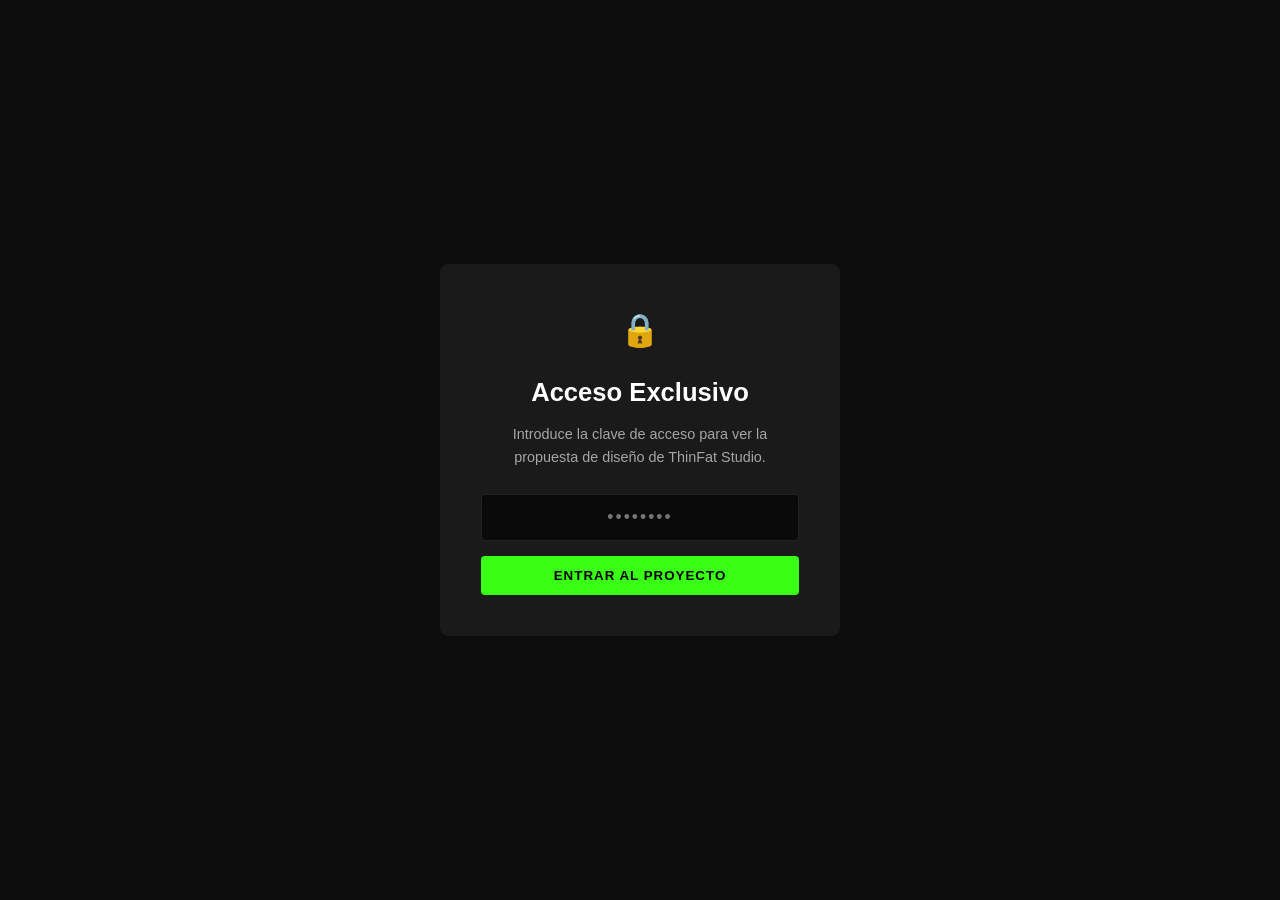
<file: index.html>
<!DOCTYPE html>
<html lang="es">
<head>
    <meta charset="UTF-8">
    <meta name="viewport" content="width=device-width, initial-scale=1.0">
    <title>ThinFat Studio | Acceso Privado</title>
    <link rel="stylesheet" href="styles.css">
    <style>
        .gate-wrapper {
            height: 100vh;
            display: flex;
            align-items: center;
            justify-content: center;
            text-align: center;
            padding: 20px;
        }
        .gate-card {
            background-color: var(--card-bg);
            border: 1px solid #1a1a1a;
            padding: 40px;
            border-radius: 8px;
            max-width: 400px;
            width: 100%;
        }
        .gate-card h2 {
            color: var(--text-main);
            font-size: 1.6rem;
            margin-bottom: 10px;
        }
        .gate-card p {
            color: var(--text-muted);
            font-size: 0.9rem;
            margin-bottom: 25px;
        }
        .gate-form input {
            width: 100%;
            background-color: #0a0a0a;
            border: 1px solid #222;
            padding: 12px 15px;
            color: var(--text-main);
            text-align: center;
            font-size: 1.1rem;
            letter-spacing: 2px;
            border-radius: 4px;
            margin-bottom: 15px;
            transition: border-color 0.3s ease;
        }
        .gate-form input:focus {
            outline: none;
            border-color: var(--accent-neon);
        }
        .gate-btn {
            background-color: var(--accent-neon);
            color: #000;
            border: none;
            width: 100%;
            padding: 12px;
            font-weight: 700;
            text-transform: uppercase;
            letter-spacing: 1px;
            border-radius: 4px;
            cursor: pointer;
            transition: background-color 0.3s ease;
        }
        .gate-btn:hover {
            background-color: #fff;
        }
        .error-msg {
            color: #ff4444;
            font-size: 0.85rem;
            margin-top: 10px;
            display: none;
        }
    </style>
</head>
<body>

    <div class="gate-wrapper">
        <div class="gate-card">
            <div style="color: var(--accent-neon); font-size: 2rem; margin-bottom: 15px;">🔒</div>
            <h2>Acceso Exclusivo</h2>
            <p>Introduce la clave de acceso para ver la propuesta de diseño de ThinFat Studio.</p>
            
            <form class="gate-form" onsubmit="checkPassword(event)">
                <input type="password" id="passInput" placeholder="••••••••" required>
                <button type="submit" class="gate-btn">Entrar al Proyecto</button>
                <div id="error" class="error-msg">Clave incorrecta. Inténtalo de nuevo.</div>
            </form>
        </div>
    </div>

    <script>
        function checkPassword(event) {
            event.preventDefault();
            const password = document.getElementById('passInput').value;
            if (password === 'ThinFat2010.sa') {
                window.location.href = 'inicio.html';
            } else {
                document.getElementById('error').style.display = 'block';
            }
        }
    </script>

</body>
</html>
</file>
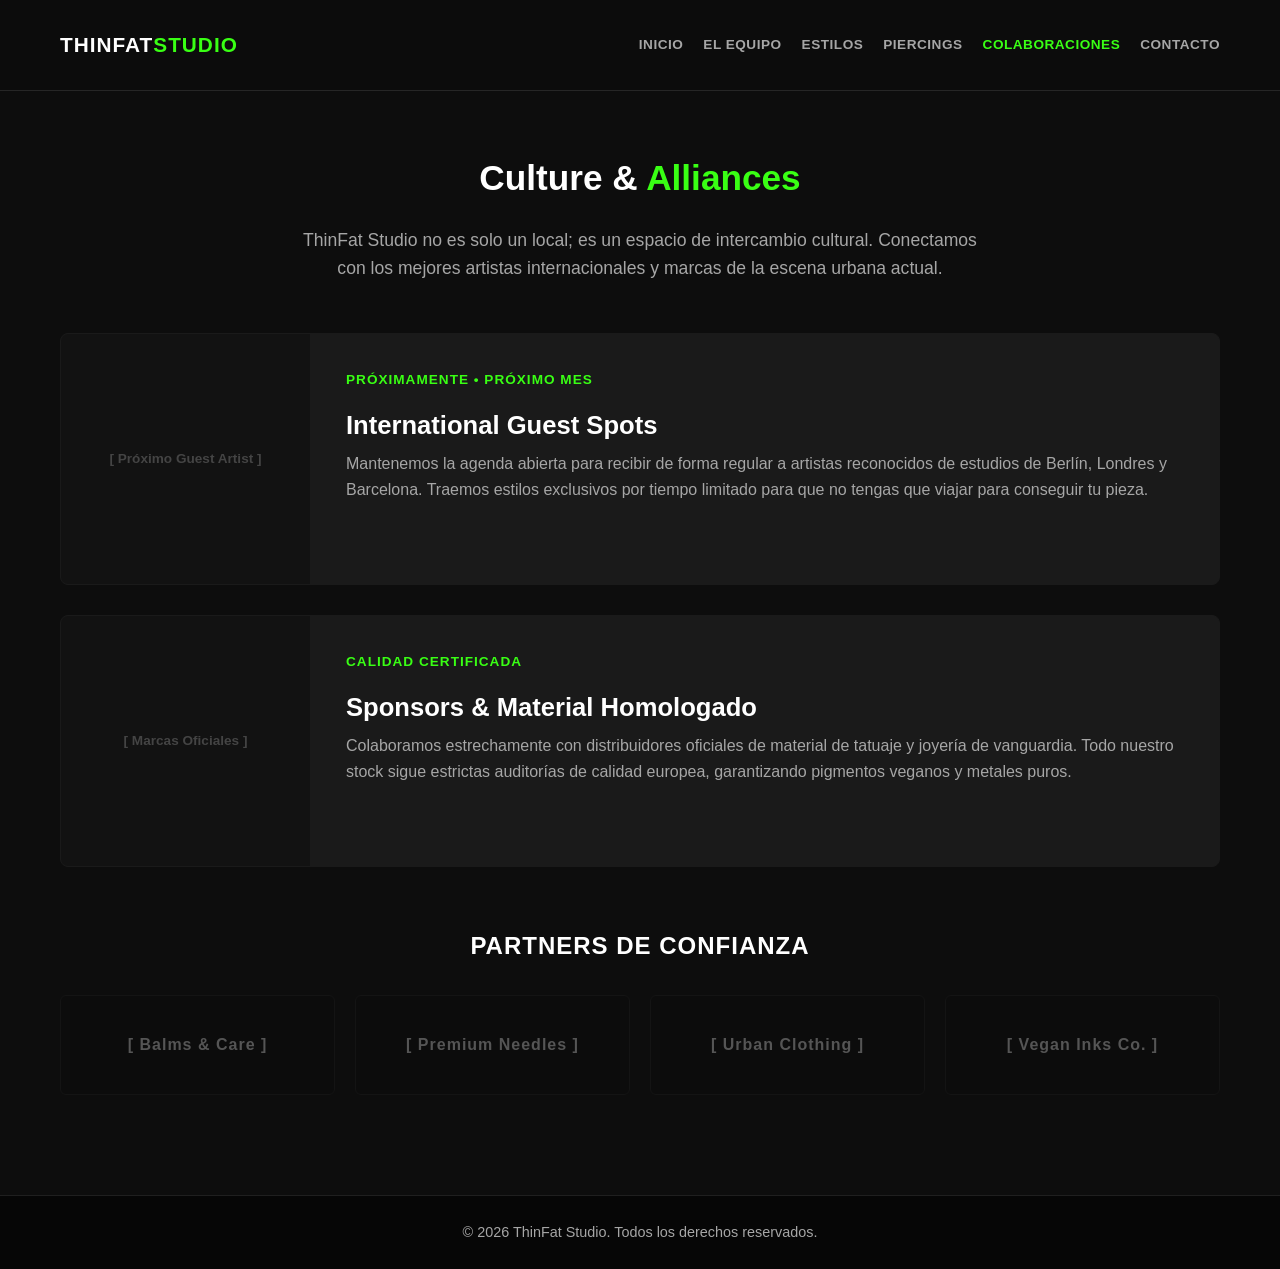
<file: colaboraciones.html>
<!DOCTYPE html>
<html lang="es">
<head>
    <meta charset="UTF-8">
    <meta name="viewport" content="width=device-width, initial-scale=1.0">
    <title>ThinFat Studio | Colaboraciones y Guest Artists</title>
    <link rel="stylesheet" href="styles.css">
    <style>
        .colab-intro {
            text-align: center;
            color: #a6a6a6;
            max-width: 700px;
            margin: -20px auto 50px auto;
            font-size: 1.1rem;
        }
        
        /* SECCIÓN GUEST ARTISTS */
        .guest-section {
            margin-bottom: 60px;
        }
        .guest-card {
            display: flex;
            background-color: var(--card-bg);
            border: 1px solid #1a1a1a;
            border-radius: 8px;
            overflow: hidden;
            margin-bottom: 30px;
            transition: border-color 0.3s ease;
        }
        .guest-card:hover {
            border-color: var(--accent-neon);
        }
        .guest-img {
            width: 250px;
            background-color: #121212;
            min-height: 250px;
            display: flex;
            align-items: center;
            justify-content: center;
            color: #444;
            font-weight: 600;
            font-size: 0.85rem;
            border-right: 1px solid #1a1a1a;
        }
        .guest-info {
            padding: 35px;
            flex: 1;
        }
        .guest-info h3 {
            font-size: 1.6rem;
            color: var(--text-main);
            margin-bottom: 5px;
        }
        .guest-date {
            color: var(--accent-neon);
            font-size: 0.85rem;
            text-transform: uppercase;
            letter-spacing: 1px;
            font-weight: 700;
            display: block;
            margin-bottom: 15px;
        }
        .guest-info p {
            color: var(--text-muted);
            font-size: 1rem;
            line-height: 1.6;
        }

        /* SECCIÓN MARCAS / COLLABS */
        .brands-title {
            text-align: center;
            font-size: 1.5rem;
            color: var(--text-main);
            margin-bottom: 30px;
            text-transform: uppercase;
            letter-spacing: 1px;
        }
        .brands-grid {
            display: grid;
            grid-template-columns: repeat(auto-fit, minmax(200px, 1fr));
            gap: 20px;
            margin-bottom: 40px;
        }
        .brand-box {
            background-color: #0c0c0c;
            border: 1px solid #141414;
            height: 100px;
            display: flex;
            align-items: center;
            justify-content: center;
            border-radius: 6px;
            color: #555;
            font-weight: 600;
            letter-spacing: 1px;
            transition: color 0.3s ease, background-color 0.3s ease;
        }
        .brand-box:hover {
            background-color: #111;
            color: var(--text-main);
        }

        /* Responsivo para móviles */
        @media (max-width: 768px) {
            .guest-card {
                flex-direction: column;
            }
            .guest-img {
                width: 100%;
                height: 200px;
                min-height: 200px;
                border-right: none;
                border-bottom: 1px solid #1a1a1a;
            }
        }
    </style>
</head>
<body>

    <!-- CABECERA GENERAL -->
    <header>
        <div class="container">
            <a href="inicio.html" class="logo">THINFAT<span>STUDIO</span></a>
            <nav class="nav-links">
                <a href="inicio.html">Inicio</a>
                <a href="equipo.html">El Equipo</a>
                <a href="estilos.html">Estilos</a>
                <a href="piercings.html">Piercings</a>
                <a href="colaboraciones.html" class="active">Colaboraciones</a>
                <a href="contacto.html">Contacto</a>
            </nav>
        </div>
    </header>

    <main>
        <section>
            <div class="container">
                <h2 class="section-title">Culture & <span>Alliances</span></h2>
                <p class="colab-intro">ThinFat Studio no es solo un local; es un espacio de intercambio cultural. Conectamos con los mejores artistas internacionales y marcas de la escena urbana actual.</p>
                
                <!-- BLOQUE 1: GUEST ARTISTS -->
                <div class="guest-section">
                    
                    <!-- Tarjeta Guest 1 -->
                    <div class="guest-card">
                        <div class="guest-img">[ Próximo Guest Artist ]</div>
                        <div class="guest-info">
                            <span class="guest-date">Próximamente • Próximo Mes</span>
                            <h3>International Guest Spots</h3>
                            <p>Mantenemos la agenda abierta para recibir de forma regular a artistas reconocidos de estudios de Berlín, Londres y Barcelona. Traemos estilos exclusivos por tiempo limitado para que no tengas que viajar para conseguir tu pieza.</p>
                        </div>
                    </div>

                    <!-- Tarjeta Guest 2 -->
                    <div class="guest-card">
                        <div class="guest-img">[ Marcas Oficiales ]</div>
                        <div class="guest-info">
                            <span class="guest-date">Calidad Certificada</span>
                            <h3>Sponsors & Material Homologado</h3>
                            <p>Colaboramos estrechamente con distribuidores oficiales de material de tatuaje y joyería de vanguardia. Todo nuestro stock sigue estrictas auditorías de calidad europea, garantizando pigmentos veganos y metales puros.</p>
                        </div>
                    </div>

                </div>

                <!-- BLOQUE 2: LOGOS SIMULADOS -->
                <h3 class="brands-title">Partners de Confianza</h3>
                <div class="brands-grid">
                    <div class="brand-box">[ Balms & Care ]</div>
                    <div class="brand-box">[ Premium Needles ]</div>
                    <div class="brand-box">[ Urban Clothing ]</div>
                    <div class="brand-box">[ Vegan Inks Co. ]</div>
                </div>

            </div>
        </section>
    </main>

    <footer>
        <div class="container">
            <p>&copy; 2026 ThinFat Studio. Todos los derechos reservados.</p>
        </div>
    </footer>

</body>
</html>
</file>
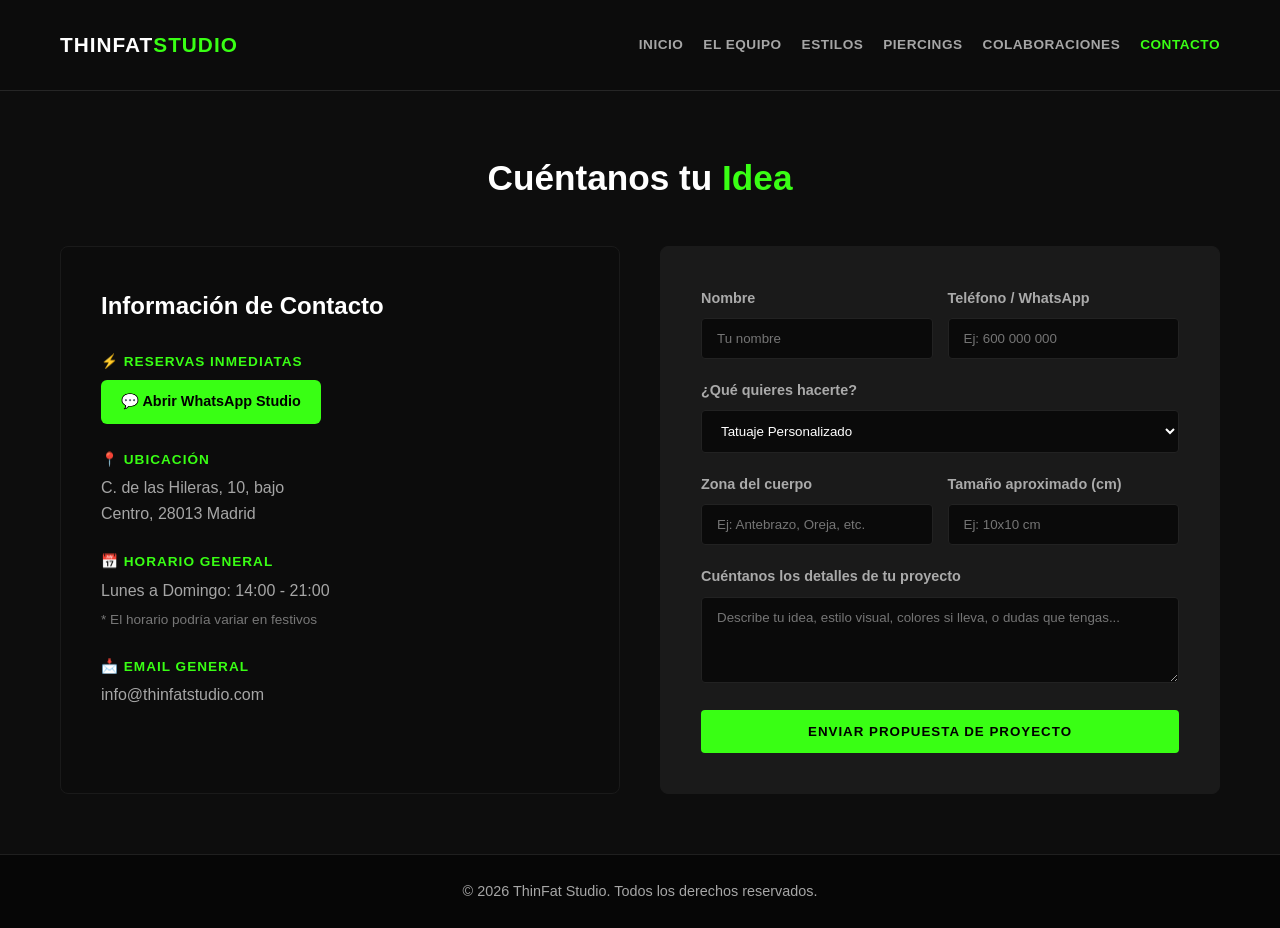
<file: contacto.html>
<!DOCTYPE html>
<html lang="es">
<head>
    <meta charset="UTF-8">
    <meta name="viewport" content="width=device-width, initial-scale=1.0">
    <title>ThinFat Studio | Reserva tu Cita - Madrid Centro</title>
    <link rel="stylesheet" href="styles.css">
    <style>
        .contact-grid {
            display: grid;
            grid-template-columns: repeat(auto-fit, minmax(320px, 1fr));
            gap: 40px;
            margin-top: 30px;
        }
        .contact-info {
            background-color: #0c0c0c;
            border: 1px solid #1a1a1a;
            padding: 40px;
            border-radius: 8px;
        }
        .contact-info h3 {
            color: var(--text-main);
            font-size: 1.5rem;
            margin-bottom: 25px;
        }
        .info-item {
            margin-bottom: 25px;
        }
        .info-item strong {
            color: var(--accent-neon);
            display: block;
            text-transform: uppercase;
            font-size: 0.85rem;
            letter-spacing: 1px;
            margin-bottom: 5px;
        }
        .info-item p {
            color: var(--text-muted);
            margin: 0;
            font-size: 1rem;
        }
        
        /* ESTILOS DEL FORMULARIO */
        .contact-form {
            background-color: var(--card-bg);
            border: 1px solid #1a1a1a;
            padding: 40px;
            border-radius: 8px;
        }
        .form-group {
            margin-bottom: 20px;
        }
        .form-group label {
            display: block;
            color: #aaa;
            font-size: 0.9rem;
            margin-bottom: 8px;
            font-weight: 600;
        }
        .form-group input, 
        .form-group select, 
        .form-group textarea {
            width: 100%;
            background-color: #0a0a0a;
            border: 1px solid #222;
            padding: 12px 15px;
            color: var(--text-main);
            font-family: inherit;
            border-radius: 4px;
            transition: border-color 0.3s ease;
        }
        .form-group input:focus, 
        .form-group select:focus, 
        .form-group textarea:focus {
            outline: none;
            border-color: var(--accent-neon);
        }
        .form-row {
            display: grid;
            grid-template-columns: 1fr 1fr;
            gap: 15px;
        }
        .submit-btn {
            background-color: var(--accent-neon);
            color: #000;
            border: none;
            width: 100%;
            padding: 14px;
            font-weight: 700;
            text-transform: uppercase;
            letter-spacing: 1px;
            border-radius: 4px;
            cursor: pointer;
            transition: background-color 0.3s ease, transform 0.2s ease;
        }
        .submit-btn:hover {
            background-color: #fff;
            transform: translateY(-2px);
        }
    </style>
</head>
<body>

    <!-- CABECERA GENERAL -->
    <header>
        <div class="container">
            <a href="inicio.html" class="logo">THINFAT<span>STUDIO</span></a>
            <nav class="nav-links">
                <a href="inicio.html">Inicio</a>
                <a href="equipo.html">El Equipo</a>
                <a href="estilos.html">Estilos</a>
                <a href="piercings.html">Piercings</a>
                <a href="colaboraciones.html">Colaboraciones</a>
                <a href="contacto.html" class="active">Contacto</a>
            </nav>
        </div>
    </header>

    <main>
        <section>
            <div class="container">
                <h2 class="section-title">Cuéntanos tu <span>Idea</span></h2>
                
                <div class="contact-grid">
                    
                    <!-- COLUMNA 1: DATOS DE CONTACTO RÁPIDO -->
                    <div class="contact-info">
                        <h3>Información de Contacto</h3>
                        
                        <div class="info-item">
                            <strong>⚡ Reservas Inmediatas</strong>
                            <p style="margin-top: 8px;">
                                <a href="https://wa.me/34653641276" target="_blank" class="btn" style="display: inline-block; width: auto; padding: 10px 20px; font-size: 0.9rem;">
                                    💬 Abrir WhatsApp Studio
                                </a>
                            </p>
                        </div>

                        <div class="info-item">
                            <strong>📍 Ubicación</strong>
                            <p>C. de las Hileras, 10, bajo<br>Centro, 28013 Madrid</p>
                        </div>

                        <div class="info-item">
                            <strong>📅 Horario General</strong>
                            <p>Lunes a Domingo: 14:00 - 21:00</p>
                            <p style="font-size: 0.85rem; color: #777; margin-top: 5px;">* El horario podría variar en festivos</p>
                        </div>

                        <div class="info-item">
                            <strong>📩 Email General</strong>
                            <p>info@thinfatstudio.com</p>
                        </div>
                    </div>

                    <!-- COLUMNA 2: FORMULARIO DE PASO DE PROYECTO -->
                    <div class="contact-form">
                        <form onsubmit="event.preventDefault(); alert('¡Simulación con éxito! En el entorno real, este formulario enviaría la idea al correo del estudio.');">
                            
                            <div class="form-row">
                                <div class="form-group">
                                    <label for="name">Nombre</label>
                                    <input type="text" id="name" placeholder="Tu nombre" required>
                                </div>
                                <div class="form-group">
                                    <label for="whatsapp">Teléfono / WhatsApp</label>
                                    <input type="tel" id="whatsapp" placeholder="Ej: 600 000 000" required>
                                </div>
                            </div>

                            <div class="form-group">
                                <label for="service">¿Qué quieres hacerte?</label>
                                <select id="service">
                                    <option value="tattoo">Tatuaje Personalizado</option>
                                    <option value="piercing">Perforación / Piercing</option>
                                    <option value="diseno">Solo diseño / Consulta</option>
                                </select>
                            </div>

                            <div class="form-row">
                                <div class="form-group">
                                    <label for="zone">Zona del cuerpo</label>
                                    <input type="text" id="zone" placeholder="Ej: Antebrazo, Oreja, etc.">
                                </div>
                                <div class="form-group">
                                    <label for="size">Tamaño aproximado (cm)</label>
                                    <input type="text" id="size" placeholder="Ej: 10x10 cm">
                                </div>
                            </div>

                            <div class="form-group">
                                <label for="message">Cuéntanos los detalles de tu proyecto</label>
                                <textarea id="message" rows="4" placeholder="Describe tu idea, estilo visual, colores si lleva, o dudas que tengas..." required></textarea>
                            </div>

                            <button type="submit" class="submit-btn">Enviar Propuesta de Proyecto</button>
                        </form>
                    </div>

                </div>
            </div>
        </section>
    </main>

    <footer>
        <div class="container">
            <p>&copy; 2026 ThinFat Studio. Todos los derechos reservados.</p>
        </div>
    </footer>

</body>
</html>
</file>
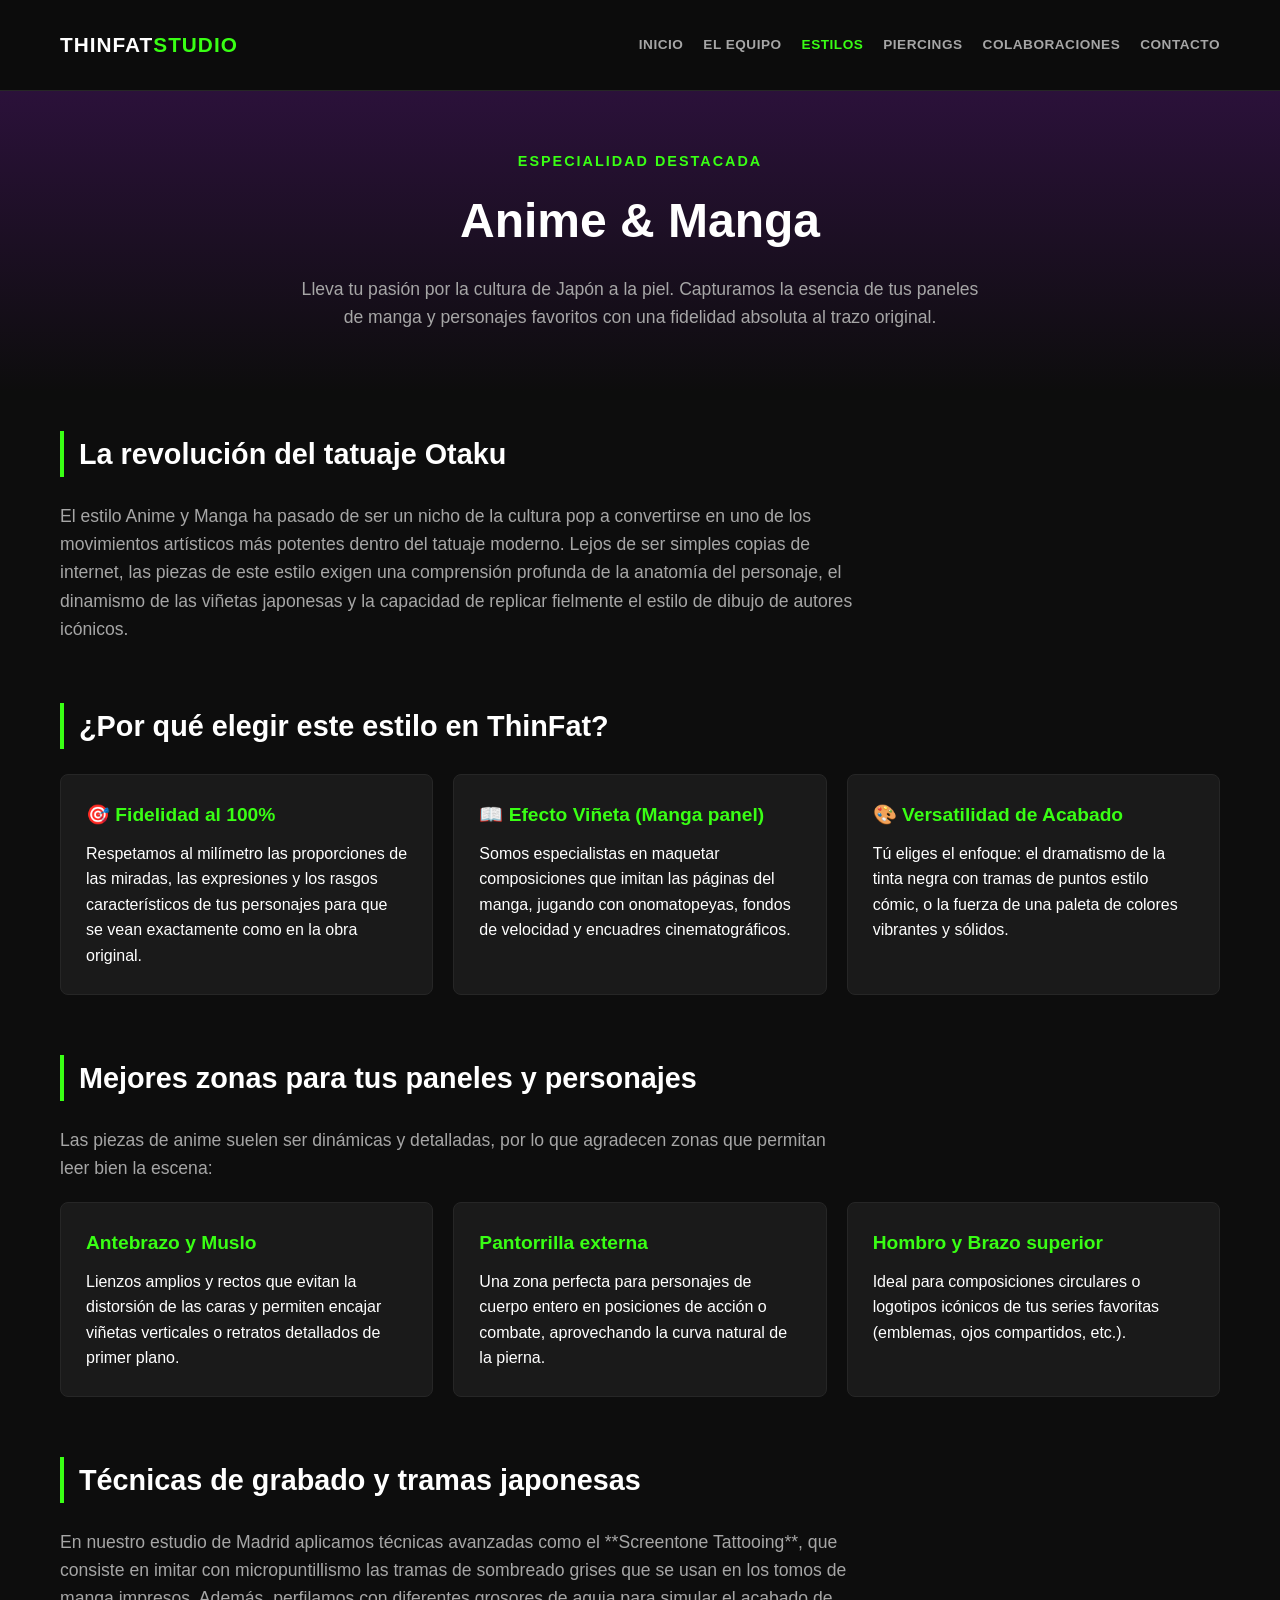
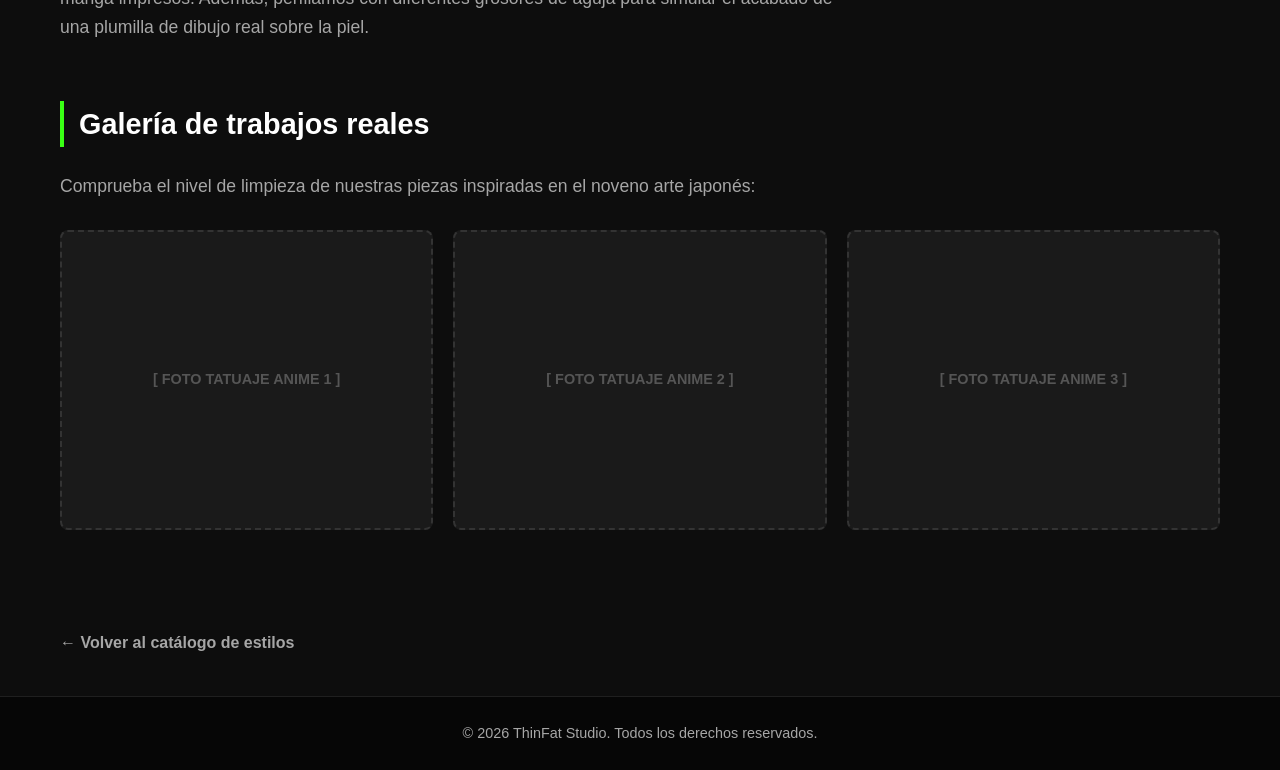
<file: estilo-anime.html>
<!DOCTYPE html>
<html lang="es">
<head>
    <meta charset="UTF-8">
    <meta name="viewport" content="width=device-width, initial-scale=1.0">
    <title>ThinFat Studio | Tatuajes de Anime y Manga en Madrid</title>
    <link rel="stylesheet" href="styles.css">
    <style>
        .style-detail-hero {
            background: linear-gradient(180deg, #2b113a 0%, var(--bg-color) 100%);
            padding: 60px 0;
            text-align: center;
        }
        .style-detail-hero h1 {
            font-size: 3rem;
            margin-bottom: 15px;
        }
        .tagline {
            color: var(--accent-neon);
            font-weight: 700;
            text-transform: uppercase;
            letter-spacing: 2px;
            font-size: 0.9rem;
            margin-bottom: 10px;
            display: block;
        }
        .content-block {
            margin-bottom: 60px;
        }
        .content-block h2 {
            font-size: 1.8rem;
            margin-bottom: 25px;
            border-left: 4px solid var(--accent-neon);
            padding-left: 15px;
        }
        .content-block p {
            color: var(--text-muted);
            font-size: 1.1rem;
            max-width: 800px;
            margin-bottom: 20px;
        }
        .image-placeholder-grid {
            display: grid;
            grid-template-columns: repeat(auto-fit, minmax(240px, 1fr));
            gap: 20px;
            margin-top: 30px;
        }
        .image-placeholder {
            background-color: #1a1a1a;
            border: 2px dashed #333;
            height: 300px;
            border-radius: 8px;
            display: flex;
            align-items: center;
            justify-content: center;
            color: #555;
            font-weight: 600;
            font-size: 0.9rem;
            text-transform: uppercase;
        }
        .info-list {
            list-style: none;
            display: grid;
            grid-template-columns: repeat(auto-fit, minmax(280px, 1fr));
            gap: 20px;
        }
        .info-list li {
            background-color: var(--card-bg);
            border: 1px solid #262626;
            padding: 25px;
            border-radius: 8px;
        }
        .info-list li strong {
            color: var(--accent-neon);
            display: block;
            font-size: 1.2rem;
            margin-bottom: 10px;
        }
        .back-link {
            display: inline-block;
            margin-top: 40px;
            color: var(--text-muted);
            text-decoration: none;
            font-weight: 600;
            transition: color 0.3s ease;
        }
        .back-link:hover {
            color: var(--accent-neon);
        }
    </style>
</head>
<body>

    <!-- CABECERA DE NAVEGACIÓN -->
    <header>
        <div class="container">
            <a href="inicio.html" class="logo">THINFAT<span>STUDIO</span></a>
            <nav class="nav-links">
                <a href="inicio.html">Inicio</a>
                <a href="equipo.html">El Equipo</a>
                <a href="estilos.html" class="active">Estilos</a>
                <a href="piercings.html">Piercings</a>
                <a href="colaboraciones.html">Colaboraciones</a>
                <a href="contacto.html">Contacto</a>
            </nav>
        </div>
    </header>

    <main>
        <!-- HERO GENERAL DEL ESTILO -->
        <section class="style-detail-hero">
            <div class="container">
                <span class="tagline">Especialidad Destacada</span>
                <h1>Anime & Manga</h1>
                <p style="color: var(--text-muted); max-width: 700px; margin: 0 auto; font-size: 1.1rem;">
                    Lleva tu pasión por la cultura de Japón a la piel. Capturamos la esencia de tus paneles de manga y personajes favoritos con una fidelidad absoluta al trazo original.
                </p>
            </div>
        </section>

        <!-- SECCIÓN DE CONTENIDOS -->
        <section style="padding: 40px 0;">
            <div class="container">
                
                <!-- Bloque 1: Qué es e Historia -->
                <div class="content-block">
                    <h2>La revolución del tatuaje Otaku</h2>
                    <p>El estilo Anime y Manga ha pasado de ser un nicho de la cultura pop a convertirse en uno de los movimientos artísticos más potentes dentro del tatuaje moderno. Lejos de ser simples copias de internet, las piezas de este estilo exigen una comprensión profunda de la anatomía del personaje, el dinamismo de las viñetas japonesas y la capacidad de replicar fielmente el estilo de dibujo de autores icónicos.</p>
                </div>

                <!-- Bloque 2: Por qué elegir este estilo -->
                <div class="content-block">
                    <h2>¿Por qué elegir este estilo en ThinFat?</h2>
                    <ul class="info-list">
                        <li>
                            <strong>🎯 Fidelidad al 100%</strong>
                            Respetamos al milímetro las proporciones de las miradas, las expresiones y los rasgos característicos de tus personajes para que se vean exactamente como en la obra original.
                        </li>
                        <li>
                            <strong>📖 Efecto Viñeta (Manga panel)</strong>
                            Somos especialistas en maquetar composiciones que imitan las páginas del manga, jugando con onomatopeyas, fondos de velocidad y encuadres cinematográficos.
                        </li>
                        <li>
                            <strong>🎨 Versatilidad de Acabado</strong>
                            Tú eliges el enfoque: el dramatismo de la tinta negra con tramas de puntos estilo cómic, o la fuerza de una paleta de colores vibrantes y sólidos.
                        </li>
                    </ul>
                </div>

                <!-- Bloque 3: Zonas sugeridas -->
                <div class="content-block">
                    <h2>Mejores zonas para tus paneles y personajes</h2>
                    <p>Las piezas de anime suelen ser dinámicas y detalladas, por lo que agradecen zonas que permitan leer bien la escena:</p>
                    <ul class="info-list" style="grid-template-columns: repeat(auto-fit, minmax(220px, 1fr));">
                        <li>
                            <strong>Antebrazo y Muslo</strong>
                            Lienzos amplios y rectos que evitan la distorsión de las caras y permiten encajar viñetas verticales o retratos detallados de primer plano.
                        </li>
                        <li>
                            <strong>Pantorrilla externa</strong>
                            Una zona perfecta para personajes de cuerpo entero en posiciones de acción o combate, aprovechando la curva natural de la pierna.
                        </li>
                        <li>
                            <strong>Hombro y Brazo superior</strong>
                            Ideal para composiciones circulares o logotipos icónicos de tus series favoritas (emblemas, ojos compartidos, etc.).
                        </li>
                    </ul>
                </div>

                <!-- Bloque 4: La Técnica -->
                <div class="content-block">
                    <h2>Técnicas de grabado y tramas japonesas</h2>
                    <p>En nuestro estudio de Madrid aplicamos técnicas avanzadas como el **Screentone Tattooing**, que consiste en imitar con micropuntillismo las tramas de sombreado grises que se usan en los tomos de manga impresos. Además, perfilamos con diferentes grosores de aguja para simular el acabado de una plumilla de dibujo real sobre la piel.</p>
                </div>

                <!-- Bloque 5: Marcadores para imágenes -->
                <div class="content-block">
                    <h2>Galería de trabajos reales</h2>
                    <p>Comprueba el nivel de limpieza de nuestras piezas inspiradas en el noveno arte japonés:</p>
                    <div class="image-placeholder-grid">
                        <div class="image-placeholder">[ Foto Tatuaje Anime 1 ]</div>
                        <div class="image-placeholder">[ Foto Tatuaje Anime 2 ]</div>
                        <div class="image-placeholder">[ Foto Tatuaje Anime 3 ]</div>
                    </div>
                </div>

                <!-- ENLACE DE VUELTA -->
                <a href="estilos.html" class="back-link">← Volver al catálogo de estilos</a>

            </div>
        </section>
    </main>

    <!-- FOOTER GENERAL -->
    <footer>
        <div class="container">
            <p>&copy; 2026 ThinFat Studio. Todos los derechos reservados.</p>
        </div>
    </footer>

</body>
</html>
</file>
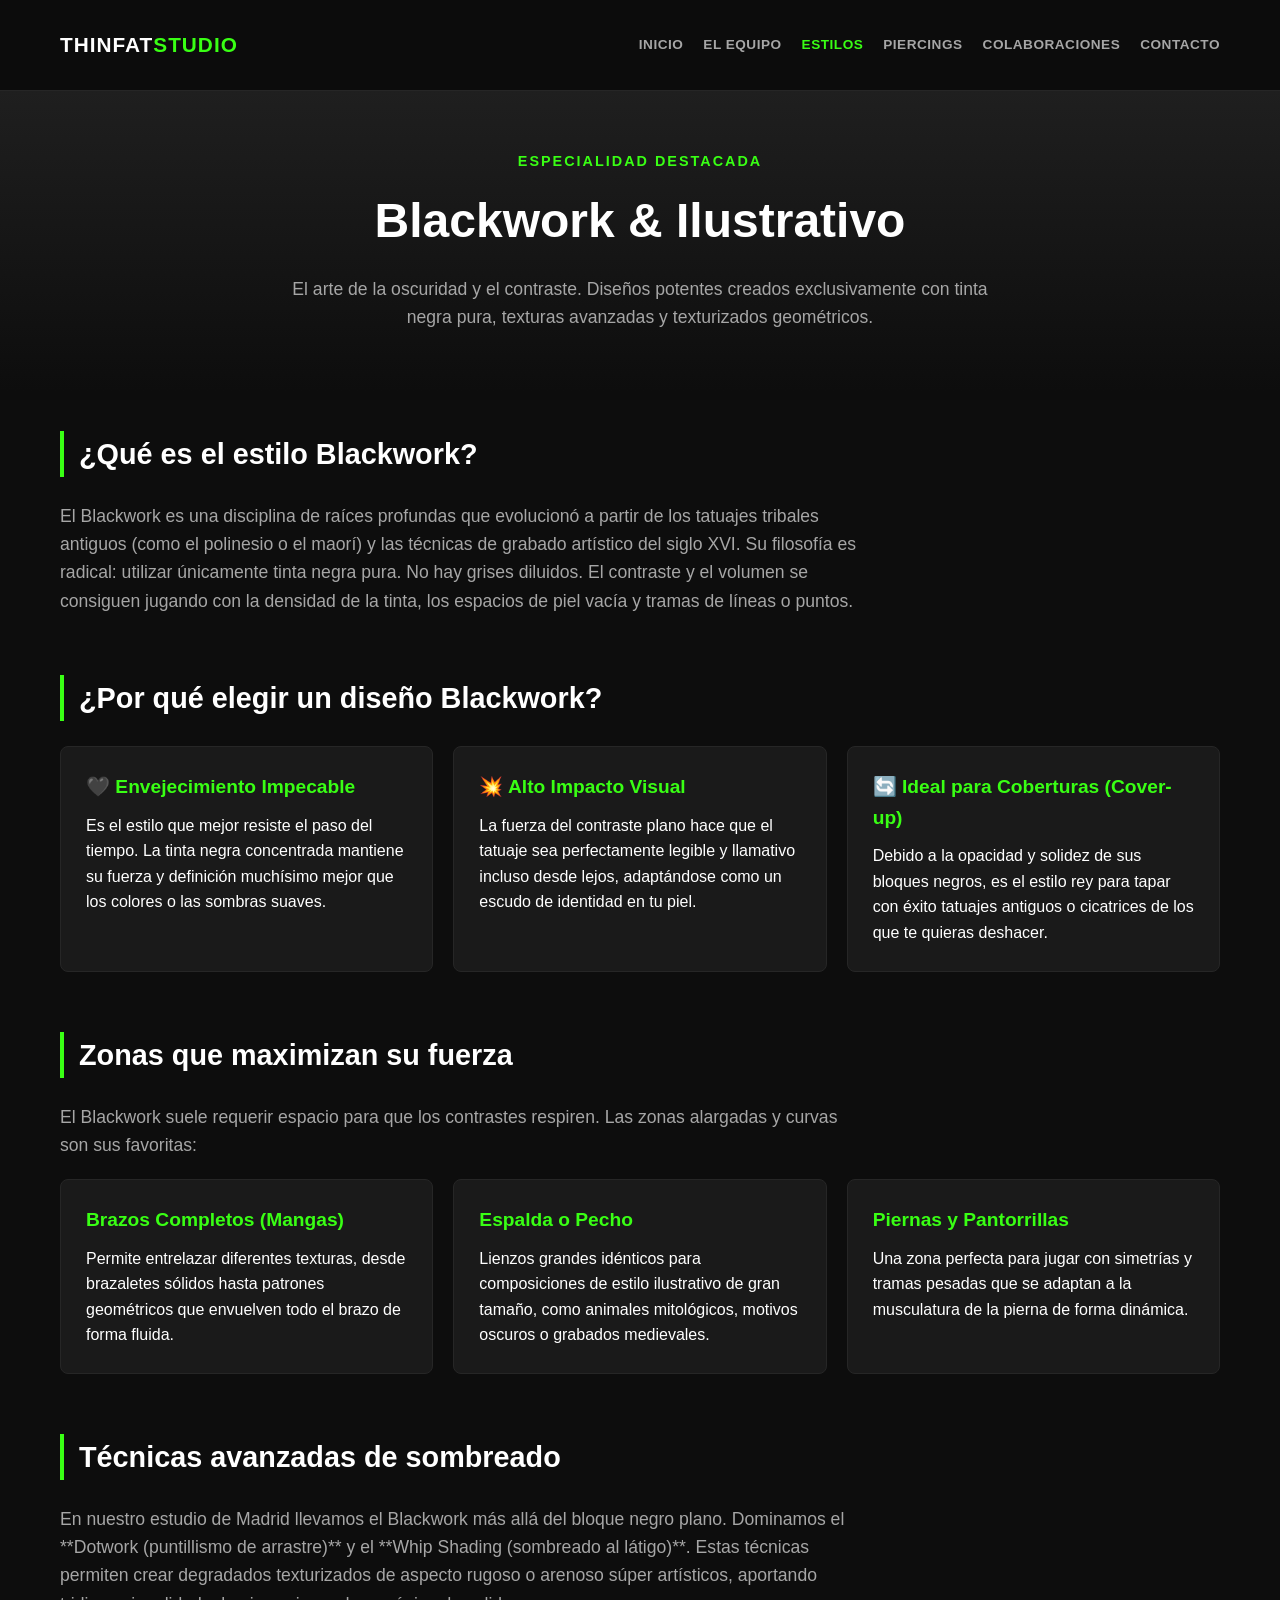
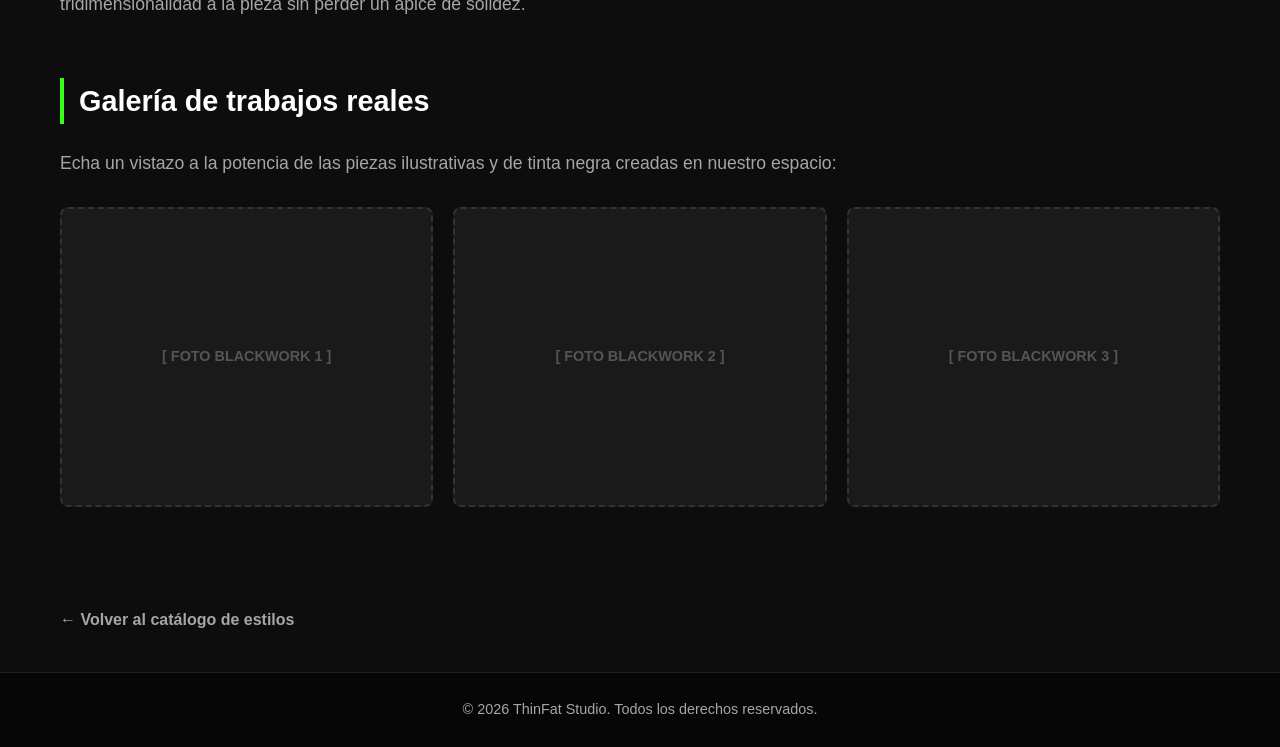
<file: estilo-blackwork.html>
<!DOCTYPE html>
<html lang="es">
<head>
    <meta charset="UTF-8">
    <meta name="viewport" content="width=device-width, initial-scale=1.0">
    <title>ThinFat Studio | Tatuajes Blackwork en Madrid</title>
    <link rel="stylesheet" href="styles.css">
    <style>
        .style-detail-hero {
            background: linear-gradient(180deg, #1f1f1f 0%, var(--bg-color) 100%);
            padding: 60px 0;
            text-align: center;
        }
        .style-detail-hero h1 {
            font-size: 3rem;
            margin-bottom: 15px;
        }
        .tagline {
            color: var(--accent-neon);
            font-weight: 700;
            text-transform: uppercase;
            letter-spacing: 2px;
            font-size: 0.9rem;
            margin-bottom: 10px;
            display: block;
        }
        .content-block {
            margin-bottom: 60px;
        }
        .content-block h2 {
            font-size: 1.8rem;
            margin-bottom: 25px;
            border-left: 4px solid var(--accent-neon);
            padding-left: 15px;
        }
        .content-block p {
            color: var(--text-muted);
            font-size: 1.1rem;
            max-width: 800px;
            margin-bottom: 20px;
        }
        .image-placeholder-grid {
            display: grid;
            grid-template-columns: repeat(auto-fit, minmax(240px, 1fr));
            gap: 20px;
            margin-top: 30px;
        }
        .image-placeholder {
            background-color: #1a1a1a;
            border: 2px dashed #333;
            height: 300px;
            border-radius: 8px;
            display: flex;
            align-items: center;
            justify-content: center;
            color: #555;
            font-weight: 600;
            font-size: 0.9rem;
            text-transform: uppercase;
        }
        .info-list {
            list-style: none;
            display: grid;
            grid-template-columns: repeat(auto-fit, minmax(280px, 1fr));
            gap: 20px;
        }
        .info-list li {
            background-color: var(--card-bg);
            border: 1px solid #262626;
            padding: 25px;
            border-radius: 8px;
        }
        .info-list li strong {
            color: var(--accent-neon);
            display: block;
            font-size: 1.2rem;
            margin-bottom: 10px;
        }
        .back-link {
            display: inline-block;
            margin-top: 40px;
            color: var(--text-muted);
            text-decoration: none;
            font-weight: 600;
            transition: color 0.3s ease;
        }
        .back-link:hover {
            color: var(--accent-neon);
        }
    </style>
</head>
<body>

    <header>
        <div class="container">
            <a href="inicio.html" class="logo">THINFAT<span>STUDIO</span></a>
            <nav class="nav-links">
                <a href="inicio.html">Inicio</a>
                <a href="equipo.html">El Equipo</a>
                <a href="estilos.html" class="active">Estilos</a>
                <a href="piercings.html">Piercings</a>
                <a href="colaboraciones.html">Colaboraciones</a>
                <a href="contacto.html">Contacto</a>
            </nav>
        </div>
    </header>

    <main>
        <section class="style-detail-hero">
            <div class="container">
                <span class="tagline">Especialidad Destacada</span>
                <h1>Blackwork & Ilustrativo</h1>
                <p style="color: var(--text-muted); max-width: 700px; margin: 0 auto; font-size: 1.1rem;">
                    El arte de la oscuridad y el contraste. Diseños potentes creados exclusivamente con tinta negra pura, texturas avanzadas y texturizados geométricos.
                </p>
            </div>
        </section>

        <section style="padding: 40px 0;">
            <div class="container">
                
                <!-- Bloque 1: Qué es e Historia -->
                <div class="content-block">
                    <h2>¿Qué es el estilo Blackwork?</h2>
                    <p>El Blackwork es una disciplina de raíces profundas que evolucionó a partir de los tatuajes tribales antiguos (como el polinesio o el maorí) y las técnicas de grabado artístico del siglo XVI. Su filosofía es radical: utilizar únicamente tinta negra pura. No hay grises diluidos. El contraste y el volumen se consiguen jugando con la densidad de la tinta, los espacios de piel vacía y tramas de líneas o puntos.</p>
                </div>

                <!-- Bloque 2: Por qué te va a encantar -->
                <div class="content-block">
                    <h2>¿Por qué elegir un diseño Blackwork?</h2>
                    <ul class="info-list">
                        <li>
                            <strong>🖤 Envejecimiento Impecable</strong>
                            Es el estilo que mejor resiste el paso del tiempo. La tinta negra concentrada mantiene su fuerza y definición muchísimo mejor que los colores o las sombras suaves.
                        </li>
                        <li>
                            <strong>💥 Alto Impacto Visual</strong>
                            La fuerza del contraste plano hace que el tatuaje sea perfectamente legible y llamativo incluso desde lejos, adaptándose como un escudo de identidad en tu piel.
                        </li>
                        <li>
                            <strong>🔄 Ideal para Coberturas (Cover-up)</strong>
                            Debido a la opacidad y solidez de sus bloques negros, es el estilo rey para tapar con éxito tatuajes antiguos o cicatrices de los que te quieras deshacer.
                        </li>
                    </ul>
                </div>

                <!-- Bloque 3: Zonas recomendadas -->
                <div class="content-block">
                    <h2>Zonas que maximizan su fuerza</h2>
                    <p>El Blackwork suele requerir espacio para que los contrastes respiren. Las zonas alargadas y curvas son sus favoritas:</p>
                    <ul class="info-list" style="grid-template-columns: repeat(auto-fit, minmax(220px, 1fr));">
                        <li>
                            <strong>Brazos Completos (Mangas)</strong>
                            Permite entrelazar diferentes texturas, desde brazaletes sólidos hasta patrones geométricos que envuelven todo el brazo de forma fluida.
                        </li>
                        <li>
                            <strong>Espalda o Pecho</strong>
                            Lienzos grandes idénticos para composiciones de estilo ilustrativo de gran tamaño, como animales mitológicos, motivos oscuros o grabados medievales.
                        </li>
                        <li>
                            <strong>Piernas y Pantorrillas</strong>
                            Una zona perfecta para jugar con simetrías y tramas pesadas que se adaptan a la musculatura de la pierna de forma dinámica.
                        </li>
                    </ul>
                </div>

                <!-- Bloque 4: Técnica del estudio -->
                <div class="content-block">
                    <h2>Técnicas avanzadas de sombreado</h2>
                    <p>En nuestro estudio de Madrid llevamos el Blackwork más allá del bloque negro plano. Dominamos el **Dotwork (puntillismo de arrastre)** y el **Whip Shading (sombreado al látigo)**. Estas técnicas permiten crear degradados texturizados de aspecto rugoso o arenoso súper artísticos, aportando tridimensionalidad a la pieza sin perder un ápice de solidez.</p>
                </div>

                <!-- Bloque 5: Muestra visual -->
                <div class="content-block">
                    <h2>Galería de trabajos reales</h2>
                    <p>Echa un vistazo a la potencia de las piezas ilustrativas y de tinta negra creadas en nuestro espacio:</p>
                    <div class="image-placeholder-grid">
                        <div class="image-placeholder">[ Foto Blackwork 1 ]</div>
                        <div class="image-placeholder">[ Foto Blackwork 2 ]</div>
                        <div class="image-placeholder">[ Foto Blackwork 3 ]</div>
                    </div>
                </div>

                <a href="estilos.html" class="back-link">← Volver al catálogo de estilos</a>

            </div>
        </section>
    </main>

    <footer>
        <div class="container">
            <p>&copy; 2026 ThinFat Studio. Todos los derechos reservados.</p>
        </div>
    </footer>

</body>
</html>
</file>
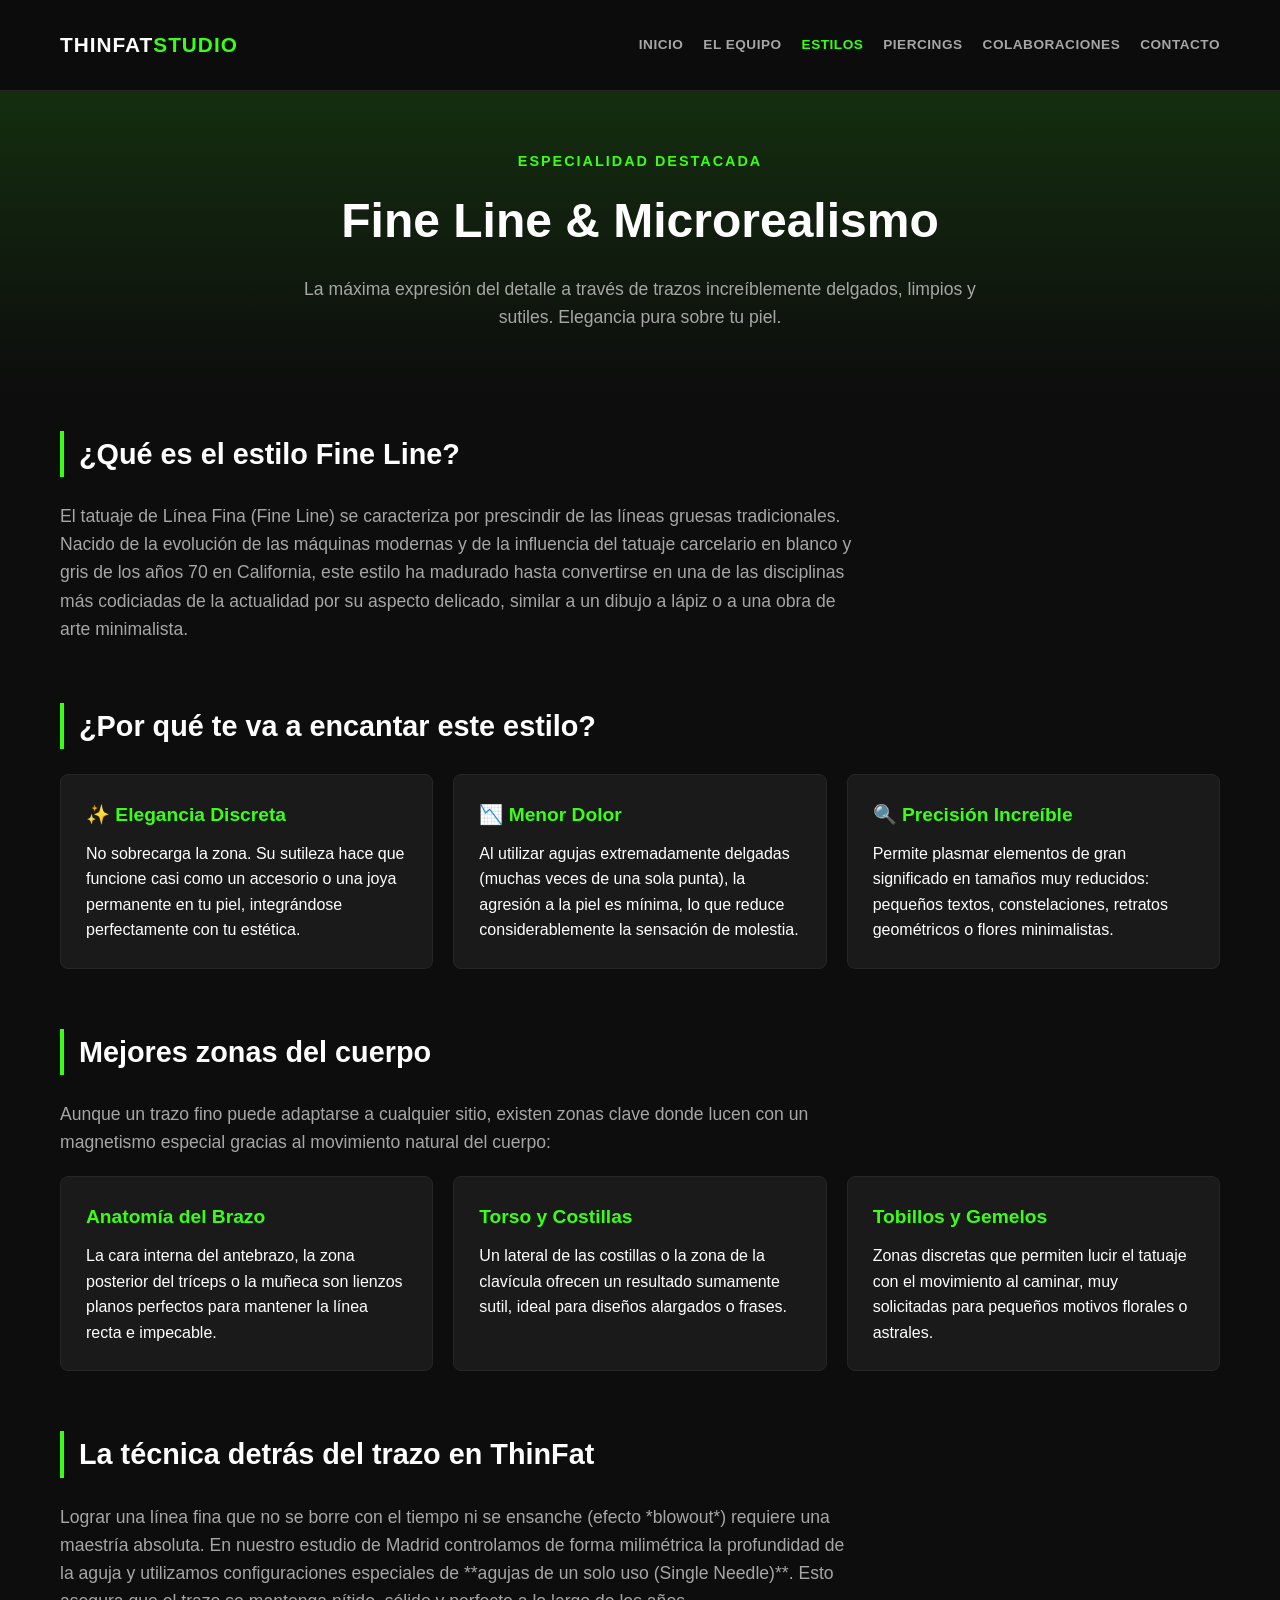
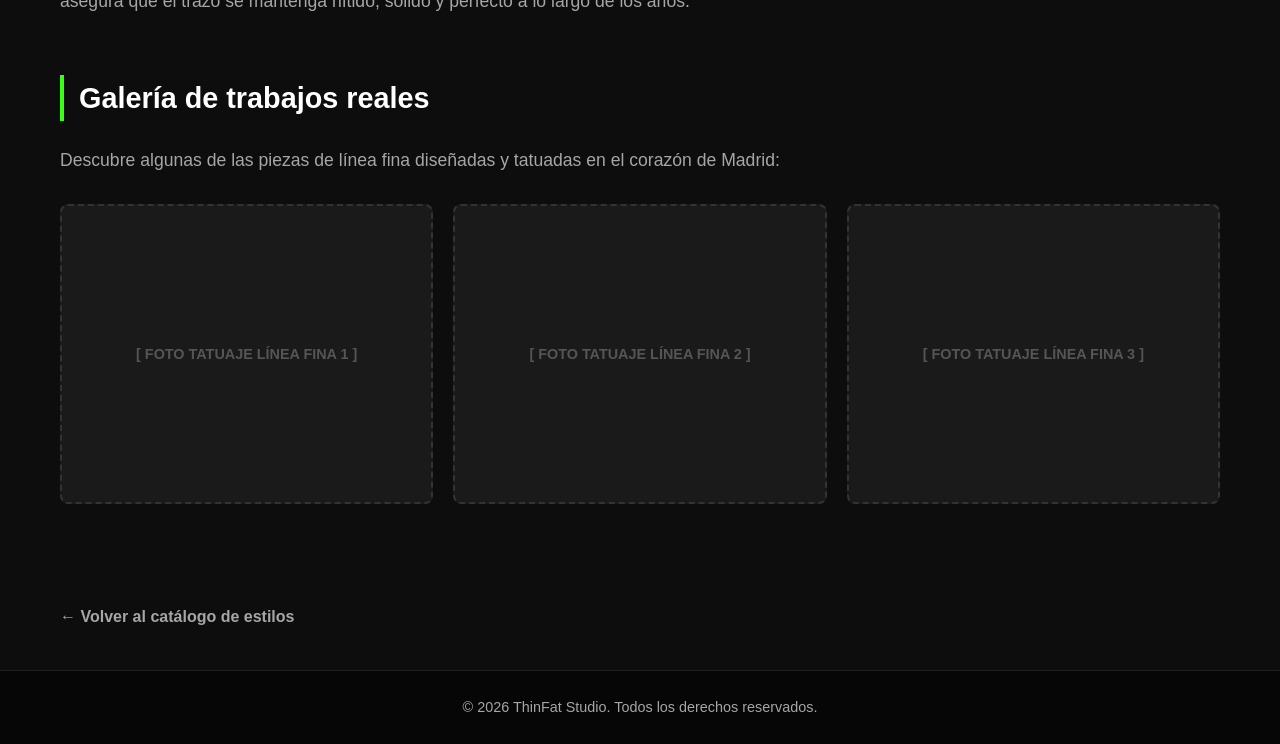
<file: estilo-fineline.html>
<!DOCTYPE html>
<html lang="es">
<head>
    <meta charset="UTF-8">
    <meta name="viewport" content="width=device-width, initial-scale=1.0">
    <title>ThinFat Studio | Tatuajes Fine Line en Madrid</title>
    <link rel="stylesheet" href="styles.css">
    <style>
        /* Estilos específicos para la página detallada de estilo */
        .style-detail-hero {
            background: linear-gradient(180deg, #142e0f 0%, var(--bg-color) 100%);
            padding: 60px 0;
            text-align: center;
        }
        .style-detail-hero h1 {
            font-size: 3rem;
            margin-bottom: 15px;
        }
        .tagline {
            color: var(--accent-neon);
            font-weight: 700;
            text-transform: uppercase;
            letter-spacing: 2px;
            font-size: 0.9rem;
            margin-bottom: 10px;
            display: block;
        }
        .content-block {
            margin-bottom: 60px;
        }
        .content-block h2 {
            font-size: 1.8rem;
            margin-bottom: 25px;
            border-left: 4px solid var(--accent-neon);
            padding-left: 15px;
        }
        .content-block p {
            color: var(--text-muted);
            font-size: 1.1rem;
            max-width: 800px;
            margin-bottom: 20px;
        }
        /* Galería temporal de imágenes */
        .image-placeholder-grid {
            display: grid;
            grid-template-columns: repeat(auto-fit, minmax(240px, 1fr));
            gap: 20px;
            margin-top: 30px;
        }
        .image-placeholder {
            background-color: #1a1a1a;
            border: 2px dashed #333;
            height: 300px;
            border-radius: 8px;
            display: flex;
            align-items: center;
            justify-content: center;
            color: #555;
            font-weight: 600;
            font-size: 0.9rem;
            text-transform: uppercase;
        }
        .info-list {
            list-style: none;
            display: grid;
            grid-template-columns: repeat(auto-fit, minmax(280px, 1fr));
            gap: 20px;
        }
        .info-list li {
            background-color: var(--card-bg);
            border: 1px solid #262626;
            padding: 25px;
            border-radius: 8px;
        }
        .info-list li strong {
            color: var(--accent-neon);
            display: block;
            font-size: 1.2rem;
            margin-bottom: 10px;
        }
        .back-link {
            display: inline-block;
            margin-top: 40px;
            color: var(--text-muted);
            text-decoration: none;
            font-weight: 600;
            transition: color 0.3s ease;
        }
        .back-link:hover {
            color: var(--accent-neon);
        }
    </style>
</head>
<body>

    <!-- CABECERA GENERAL -->
    <header>
        <div class="container">
            <a href="inicio.html" class="logo">THINFAT<span>STUDIO</span></a>
            <nav class="nav-links">
                <a href="inicio.html">Inicio</a>
                <a href="equipo.html">El Equipo</a>
                <a href="estilos.html" class="active">Estilos</a>
                <a href="piercings.html">Piercings</a>
                <a href="colaboraciones.html">Colaboraciones</a>
                <a href="contacto.html">Contacto</a>
            </nav>
        </div>
    </header>

    <main>
        <!-- HERO DEL ESTILO -->
        <section class="style-detail-hero">
            <div class="container">
                <span class="tagline">Especialidad Destacada</span>
                <h1>Fine Line & Microrealismo</h1>
                <p style="color: var(--text-muted); max-width: 700px; margin: 0 auto; font-size: 1.1rem;">
                    La máxima expresión del detalle a través de trazos increíblemente delgados, limpios y sutiles. Elegancia pura sobre tu piel.
                </p>
            </div>
        </section>

        <!-- SECCIÓN DE INFORMACIÓN DETALLADA -->
        <section style="padding: 40px 0;">
            <div class="container">
                
                <!-- Bloque 1: Qué es e Historia -->
                <div class="content-block">
                    <h2>¿Qué es el estilo Fine Line?</h2>
                    <p>El tatuaje de Línea Fina (Fine Line) se caracteriza por prescindir de las líneas gruesas tradicionales. Nacido de la evolución de las máquinas modernas y de la influencia del tatuaje carcelario en blanco y gris de los años 70 en California, este estilo ha madurado hasta convertirse en una de las disciplinas más codiciadas de la actualidad por su aspecto delicado, similar a un dibujo a lápiz o a una obra de arte minimalista.</p>
                </div>

                <!-- Bloque 2: Por qué te va a encantar -->
                <div class="content-block">
                    <h2>¿Por qué te va a encantar este estilo?</h2>
                    <ul class="info-list">
                        <li>
                            <strong>✨ Elegancia Discreta</strong>
                            No sobrecarga la zona. Su sutileza hace que funcione casi como un accesorio o una joya permanente en tu piel, integrándose perfectamente con tu estética.
                        </li>
                        <li>
                            <strong>📉 Menor Dolor</strong>
                            Al utilizar agujas extremadamente delgadas (muchas veces de una sola punta), la agresión a la piel es mínima, lo que reduce considerablemente la sensación de molestia.
                        </li>
                        <li>
                            <strong>🔍 Precisión Increíble</strong>
                            Permite plasmar elementos de gran significado en tamaños muy reducidos: pequeños textos, constelaciones, retratos geométricos o flores minimalistas.
                        </li>
                    </ul>
                </div>

                <!-- Bloque 3: Zonas recomendadas -->
                <div class="content-block">
                    <h2>Mejores zonas del cuerpo</h2>
                    <p>Aunque un trazo fino puede adaptarse a cualquier sitio, existen zonas clave donde lucen con un magnetismo especial gracias al movimiento natural del cuerpo:</p>
                    <ul class="info-list" style="grid-template-columns: repeat(auto-fit, minmax(220px, 1fr));">
                        <li>
                            <strong>Anatomía del Brazo</strong>
                            La cara interna del antebrazo, la zona posterior del tríceps o la muñeca son lienzos planos perfectos para mantener la línea recta e impecable.
                        </li>
                        <li>
                            <strong>Torso y Costillas</strong>
                            Un lateral de las costillas o la zona de la clavícula ofrecen un resultado sumamente sutil, ideal para diseños alargados o frases.
                        </li>
                        <li>
                            <strong>Tobillos y Gemelos</strong>
                            Zonas discretas que permiten lucir el tatuaje con el movimiento al caminar, muy solicitadas para pequeños motivos florales o astrales.
                        </li>
                    </ul>
                </div>

                <!-- Bloque 4: Técnica del estudio -->
                <div class="content-block">
                    <h2>La técnica detrás del trazo en ThinFat</h2>
                    <p>Lograr una línea fina que no se borre con el tiempo ni se ensanche (efecto *blowout*) requiere una maestría absoluta. En nuestro estudio de Madrid controlamos de forma milimétrica la profundidad de la aguja y utilizamos configuraciones especiales de **agujas de un solo uso (Single Needle)**. Esto asegura que el trazo se mantenga nítido, sólido y perfecto a lo largo de los años.</p>
                </div>

                <!-- Bloque 5: Muestra visual (Fase final) -->
                <div class="content-block">
                    <h2>Galería de trabajos reales</h2>
                    <p>Descubre algunas de las piezas de línea fina diseñadas y tatuadas en el corazón de Madrid:</p>
                    <div class="image-placeholder-grid">
                        <div class="image-placeholder">[ Foto Tatuaje Línea Fina 1 ]</div>
                        <div class="image-placeholder">[ Foto Tatuaje Línea Fina 2 ]</div>
                        <div class="image-placeholder">[ Foto Tatuaje Línea Fina 3 ]</div>
                    </div>
                </div>

                <!-- BOTÓN PARA VOLVER TRAS EL VIAJE -->
                <a href="estilos.html" class="back-link">← Volver al catálogo de estilos</a>

            </div>
        </section>
    </main>

    <!-- FOOTER GENERAL -->
    <footer>
        <div class="container">
            <p>&copy; 2026 ThinFat Studio. Todos los derechos reservados.</p>
        </div>
    </footer>

</body>
</html>
</file>
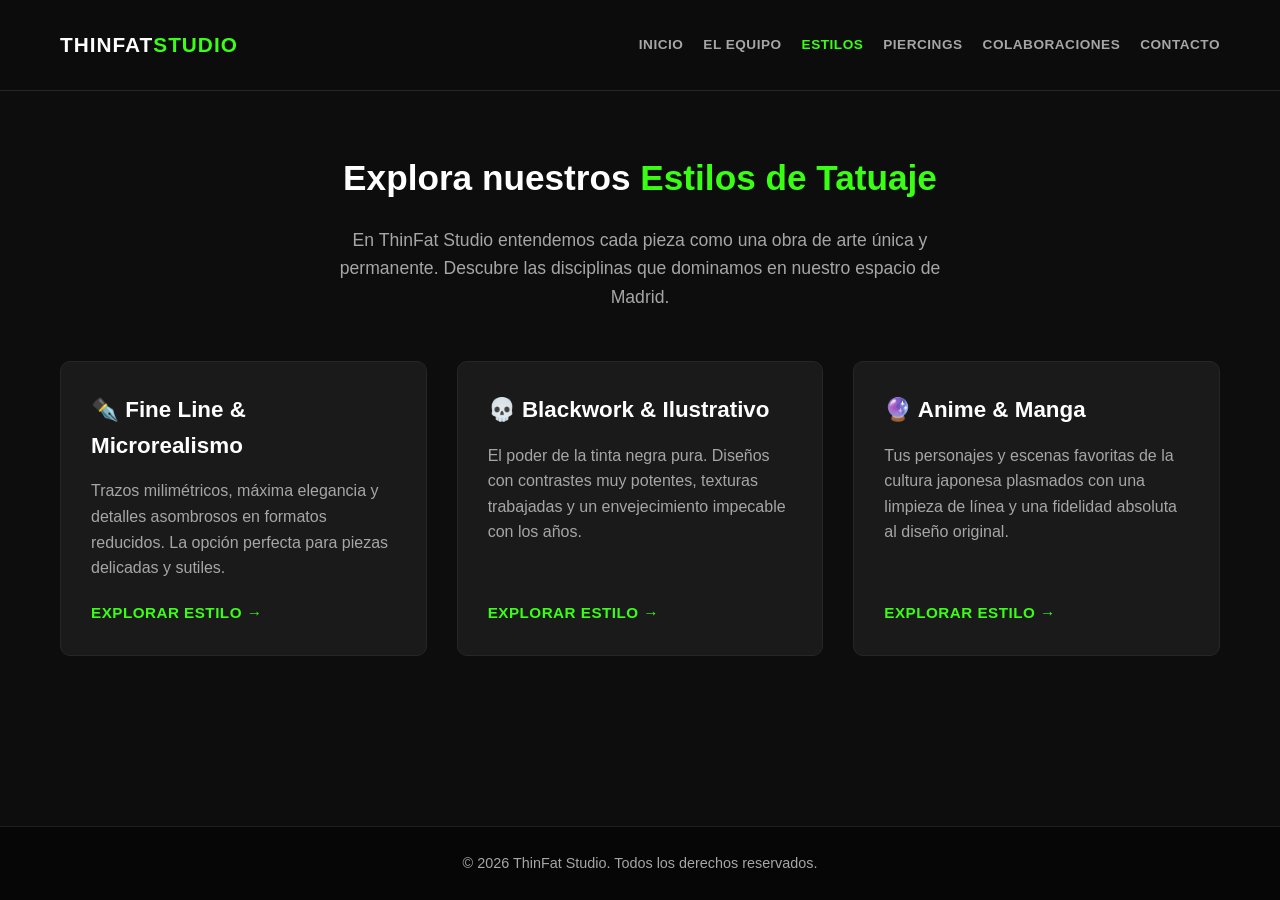
<file: estilos.html>
<!DOCTYPE html>
<html lang="es">
<head>
    <meta charset="UTF-8">
    <meta name="viewport" content="width=device-width, initial-scale=1.0">
    <title>ThinFat Studio | Estilos de Tatuaje Profesionales</title>
    <link rel="stylesheet" href="styles.css">
    <style>
        /* Estilos para las tarjetas con botón de acción */
        .card-flex {
            display: flex;
            flex-direction: column;
            justify-content: space-between;
            height: 100%;
        }
        .btn-card {
            display: inline-block;
            margin-top: 20px;
            color: var(--accent-neon);
            text-decoration: none;
            font-weight: bold;
            font-size: 0.95rem;
            text-transform: uppercase;
            letter-spacing: 0.5px;
            transition: color 0.3s ease;
        }
        .btn-card:hover {
            color: var(--text-main);
        }
        .intro-text {
            text-align: center;
            color: #a6a6a6;
            max-width: 650px;
            margin: -20px auto 50px auto;
            font-size: 1.1rem;
        }
    </style>
</head>
<body>

    <!-- CABECERA IDÉNTICA -->
    <header>
        <div class="container">
            <a href="inicio.html" class="logo">THINFAT<span>STUDIO</span></a>
            <nav class="nav-links">
                <a href="inicio.html">Inicio</a>
                <a href="equipo.html">El Equipo</a>
                <a href="estilos.html" class="active">Estilos</a>
                <a href="piercings.html">Piercings</a>
                <a href="colaboraciones.html">Colaboraciones</a>
                <a href="contacto.html">Contacto</a>
            </nav>
        </div>
    </header>

    <!-- CATÁLOGO DE ESTILOS -->
    <main>
        <section>
            <div class="container">
                <h2 class="section-title">Explora nuestros <span>Estilos de Tatuaje</span></h2>
                <p class="intro-text">En ThinFat Studio entendemos cada pieza como una obra de arte única y permanente. Descubre las disciplinas que dominamos en nuestro espacio de Madrid.</p>
                
                <div class="grid">
                    <!-- TARJETA 1: FINE LINE -->
                    <div class="card card-flex">
                        <div>
                            <h3>✒️ Fine Line & Microrealismo</h3>
                            <p>Trazos milimétricos, máxima elegancia y detalles asombrosos en formatos reducidos. La opción perfecta para piezas delicadas y sutiles.</p>
                        </div>
                        <a href="estilo-fineline.html" class="btn-card">Explorar Estilo →</a>
                    </div>

                    <!-- TARJETA 2: BLACKWORK -->
                    <div class="card card-flex">
                        <div>
                            <h3>💀 Blackwork & Ilustrativo</h3>
                            <p>El poder de la tinta negra pura. Diseños con contrastes muy potentes, texturas trabajadas y un envejecimiento impecable con los años.</p>
                        </div>
                        <a href="estilo-blackwork.html" class="btn-card">Explorar Estilo →</a>
                    </div>

                    <!-- TARJETA 3: ANIME -->
                    <div class="card card-flex">
                        <div>
                            <h3>🔮 Anime & Manga</h3>
                            <p>Tus personajes y escenas favoritas de la cultura japonesa plasmados con una limpieza de línea y una fidelidad absoluta al diseño original.</p>
                        </div>
                        <a href="estilo-anime.html" class="btn-card">Explorar Estilo →</a>
                    </div>
                </div>
            </div>
        </section>
    </main>

    <!-- FOOTER IDÉNTICO -->
    <footer>
        <div class="container">
            <p>&copy; 2026 ThinFat Studio. Todos los derechos reservados.</p>
        </div>
    </footer>

</body>
</html>
</file>
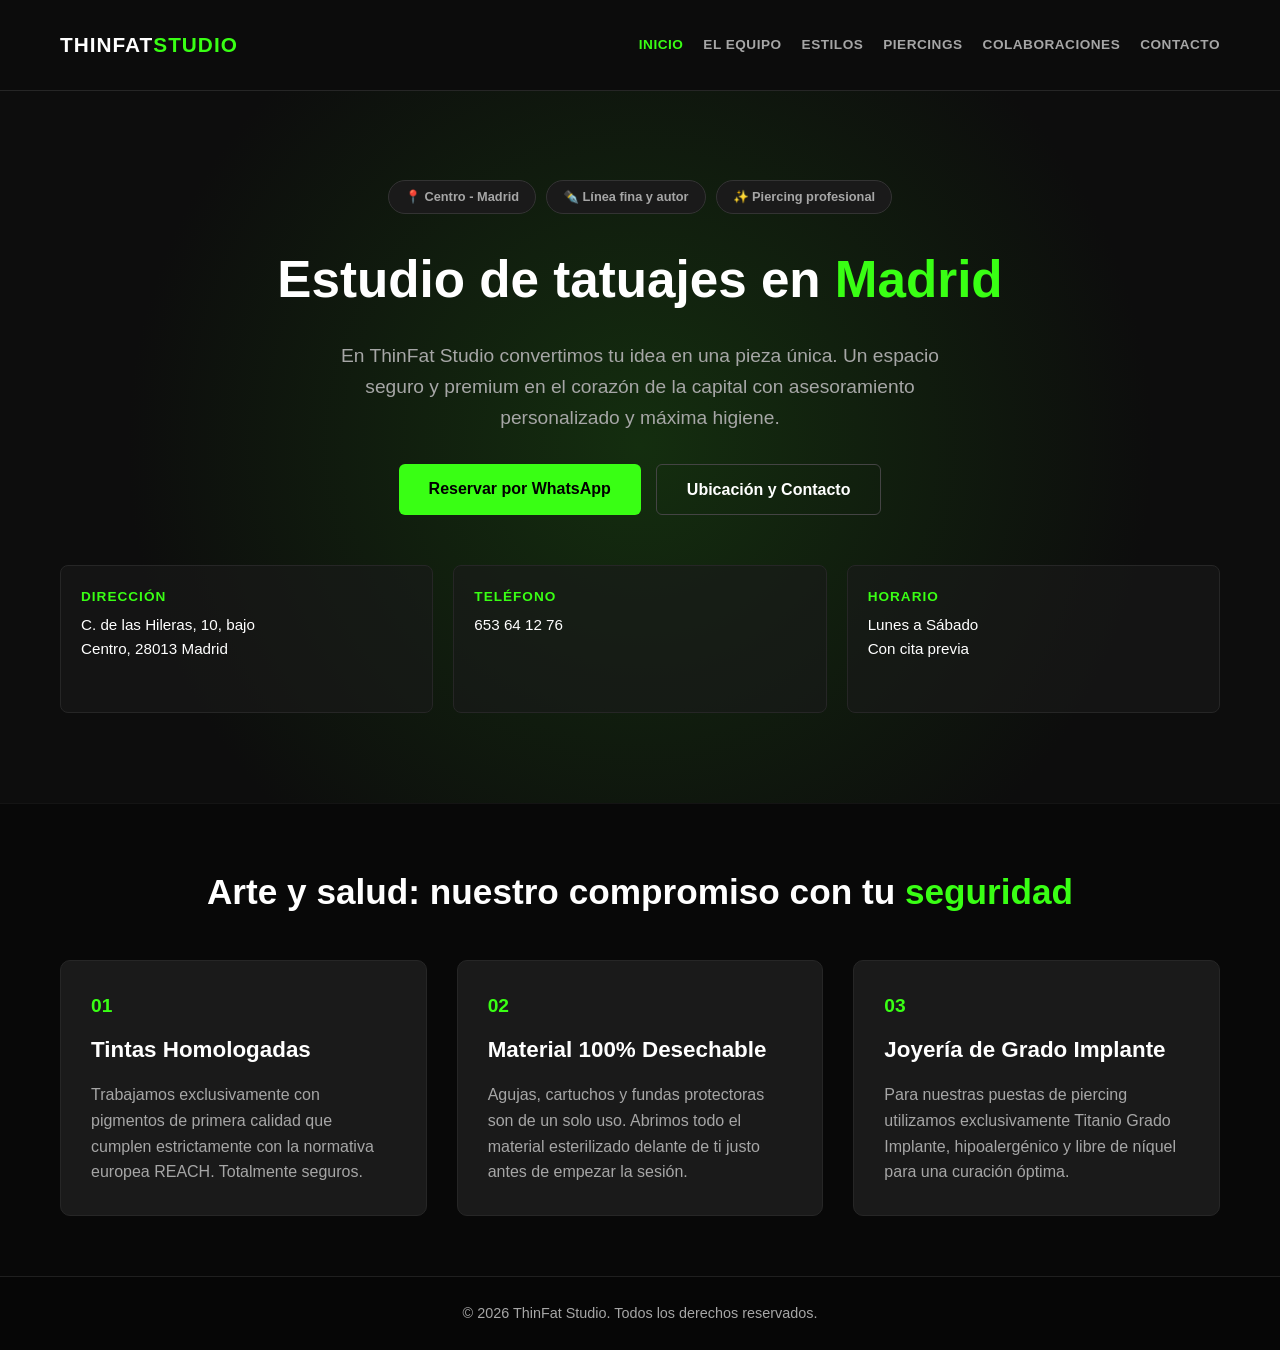
<file: inicio.html>
<!DOCTYPE html>
<html lang="es">
<head>
    <meta charset="UTF-8">
    <meta name="viewport" content="width=device-width, initial-scale=1.0">
    <title>ThinFat Studio | Estudio de Tatuajes y Piercings en Madrid</title>
    <link rel="stylesheet" href="styles.css">
    <style>
        /* Estilos específicos para maquetar los bloques tipo la referencia */
        .hero-meta {
            display: grid;
            grid-template-columns: repeat(auto-fit, minmax(200px, 1fr));
            gap: 20px;
            margin-top: 50px;
            text-align: left;
        }
        .meta-box {
            background-color: rgba(26, 26, 26, 0.6);
            border: 1px solid #262626;
            padding: 20px;
            border-radius: 8px;
        }
        .meta-box h4 {
            color: var(--accent-neon);
            font-size: 0.85rem;
            text-transform: uppercase;
            letter-spacing: 1px;
            margin-bottom: 5px;
        }
        .meta-box p {
            font-size: 0.95rem;
            color: var(--text-main);
        }
        .badge-container {
            display: flex;
            gap: 10px;
            justify-content: center;
            flex-wrap: wrap;
            margin-bottom: 25px;
        }
        .badge {
            background-color: #1a1a1a;
            border: 1px solid #333;
            padding: 6px 16px;
            border-radius: 20px;
            font-size: 0.8rem;
            font-weight: 600;
            color: var(--text-muted);
        }
        .hero-buttons {
            display: flex;
            gap: 15px;
            justify-content: center;
            margin-bottom: 40px;
        }
        .btn-secondary {
            background-color: transparent;
            color: var(--text-main);
            border: 1px solid #444;
        }
        .btn-secondary:hover {
            border-color: var(--text-main);
            background-color: rgba(255,255,255,0.05);
            box-shadow: none;
        }
        .number-badge {
            color: var(--accent-neon);
            font-weight: 800;
            font-size: 1.2rem;
            margin-bottom: 10px;
            display: block;
        }
    </style>
</head>
<body>

    <!-- CABECERA PRINCIPAL -->
    <header>
        <div class="container">
            <a href="inicio.html" class="logo">THINFAT<span>STUDIO</span></a>
            <nav class="nav-links">
                <a href="inicio.html" class="active">Inicio</a>
                <a href="equipo.html">El Equipo</a>
                <a href="estilos.html">Estilos</a>
                <a href="piercings.html">Piercings</a>
                <a href="colaboraciones.html">Colaboraciones</a>
                <a href="contacto.html">Contacto</a>
            </nav>
        </div>
    </header>

    <!-- CONTENIDO DE PORTADA -->
    <main>
        <!-- SECCIÓN HERO (ESTILO RETIRO TATTOO) -->
        <section class="hero">
            <div class="container">
                <div class="badge-container">
                    <span class="badge">📍 Centro - Madrid</span>
                    <span class="badge">✒️ Línea fina y autor</span>
                    <span class="badge">✨ Piercing profesional</span>
                </div>
                
                <h1>Estudio de tatuajes en <span>Madrid</span></h1>
                <p>En ThinFat Studio convertimos tu idea en una pieza única. Un espacio seguro y premium en el corazón de la capital con asesoramiento personalizado y máxima higiene.</p>
                
                <div class="hero-buttons">
                    <a href="https://wa.me/34653641276" target="_blank" class="btn">Reservar por WhatsApp</a>
                    <a href="contacto.html" class="btn btn-secondary">Ubicación y Contacto</a>
                </div>

                <!-- BLOQUE DE DATOS DIRECTOS -->
                <div class="hero-meta">
                    <div class="meta-box">
                        <h4>Dirección</h4>
                        <p>C. de las Hileras, 10, bajo<br>Centro, 28013 Madrid</p>
                    </div>
                    <div class="meta-box">
                        <h4>Teléfono</h4>
                        <p>653 64 12 76</p>
                    </div>
                    <div class="meta-box">
                        <h4>Horario</h4>
                        <p>Lunes a Sábado<br>Con cita previa</p>
                    </div>
                </div>
            </div>
        </section>

        <!-- SECCIÓN COMPROMISO SANITARIO -->
        <section style="background-color: #080808; border-top: 1px solid #141414;">
            <div class="container">
                <h2 class="section-title">Arte y salud: nuestro compromiso con tu <span>seguridad</span></h2>
                <div class="grid">
                    <div class="card">
                        <span class="number-badge">01</span>
                        <h3>Tintas Homologadas</h3>
                        <p>Trabajamos exclusivamente con pigmentos de primera calidad que cumplen estrictamente con la normativa europea REACH. Totalmente seguros.</p>
                    </div>
                    <div class="card">
                        <span class="number-badge">02</span>
                        <h3>Material 100% Desechable</h3>
                        <p>Agujas, cartuchos y fundas protectoras son de un solo uso. Abrimos todo el material esterilizado delante de ti justo antes de empezar la sesión.</p>
                    </div>
                    <div class="card">
                        <span class="number-badge">03</span>
                        <h3>Joyería de Grado Implante</h3>
                        <p>Para nuestras puestas de piercing utilizamos exclusivamente Titanio Grado Implante, hipoalergénico y libre de níquel para una curación óptima.</p>
                    </div>
                </div>
            </div>
        </section>
    </main>

    <!-- PIE DE PÁGINA -->
    <footer>
        <div class="container">
            <p>&copy; 2026 ThinFat Studio. Todos los derechos reservados.</p>
        </div>
    </footer>

</body>
</html>
</file>
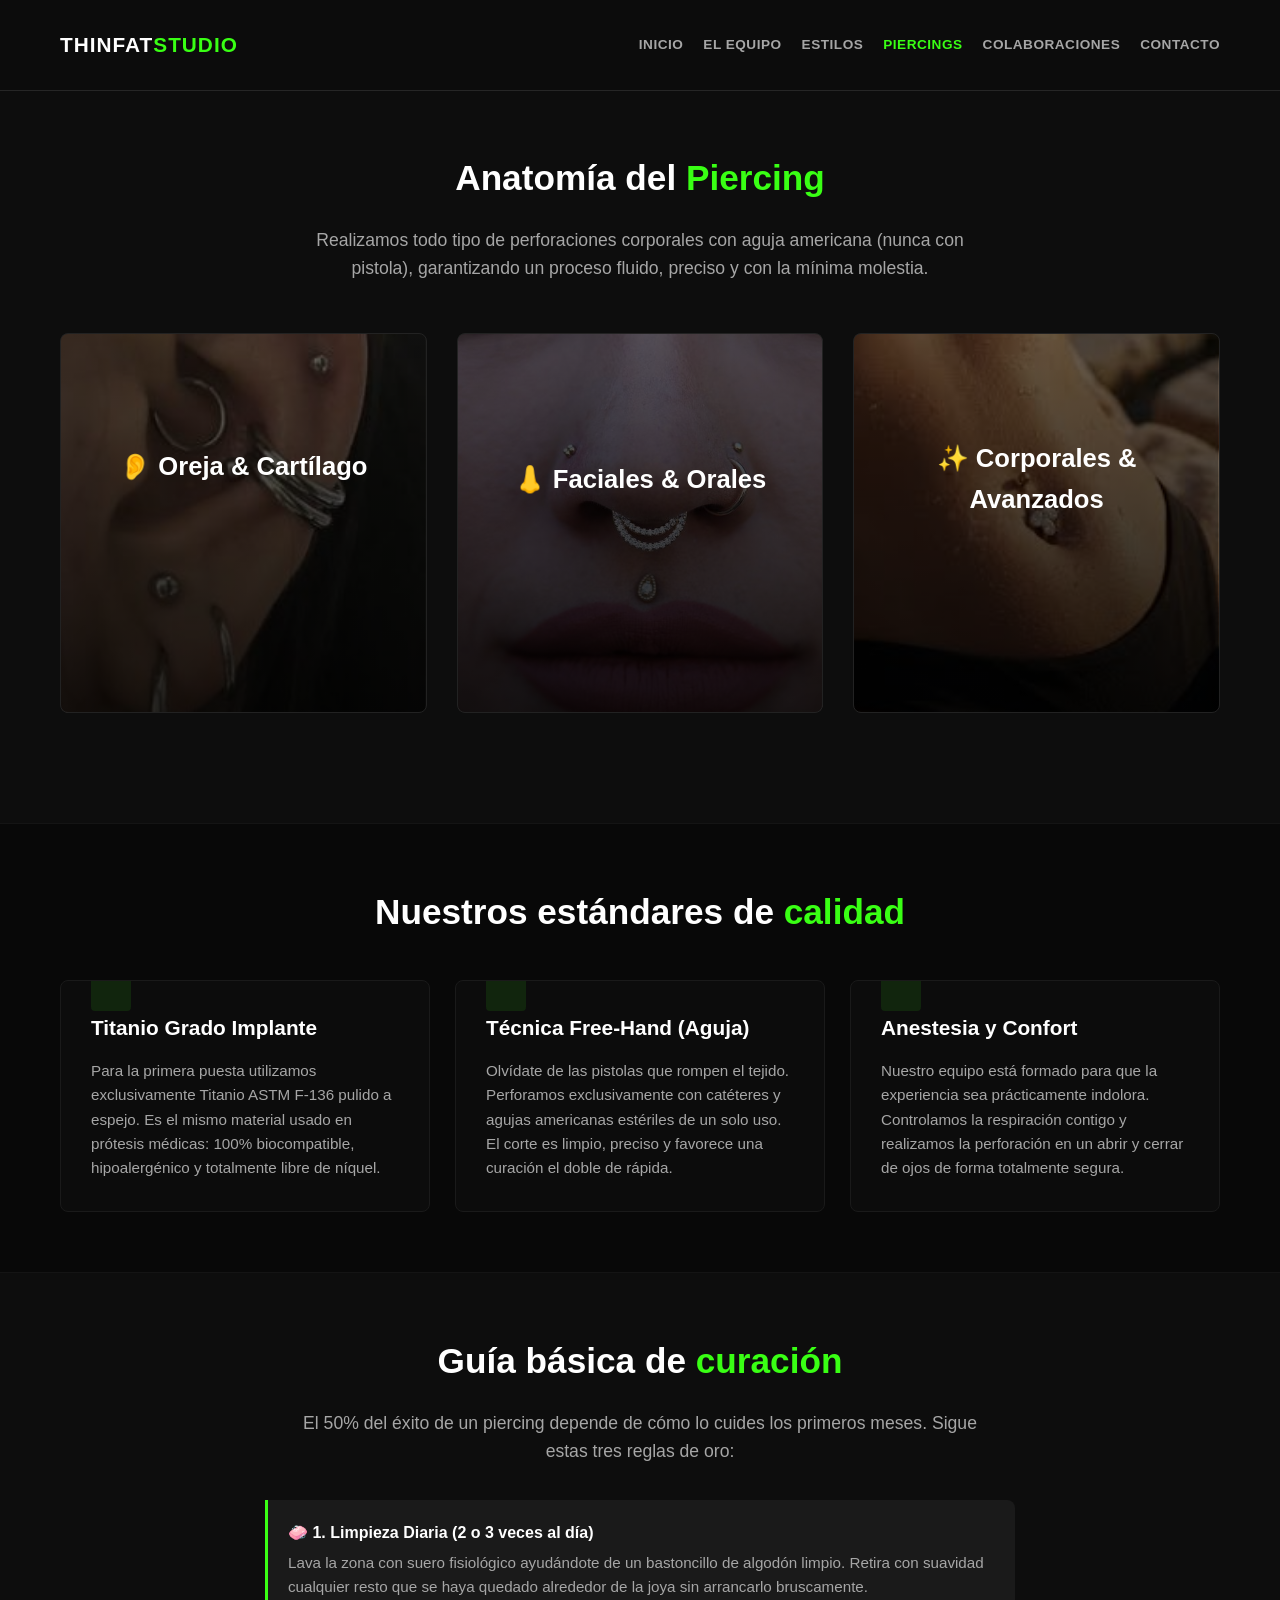
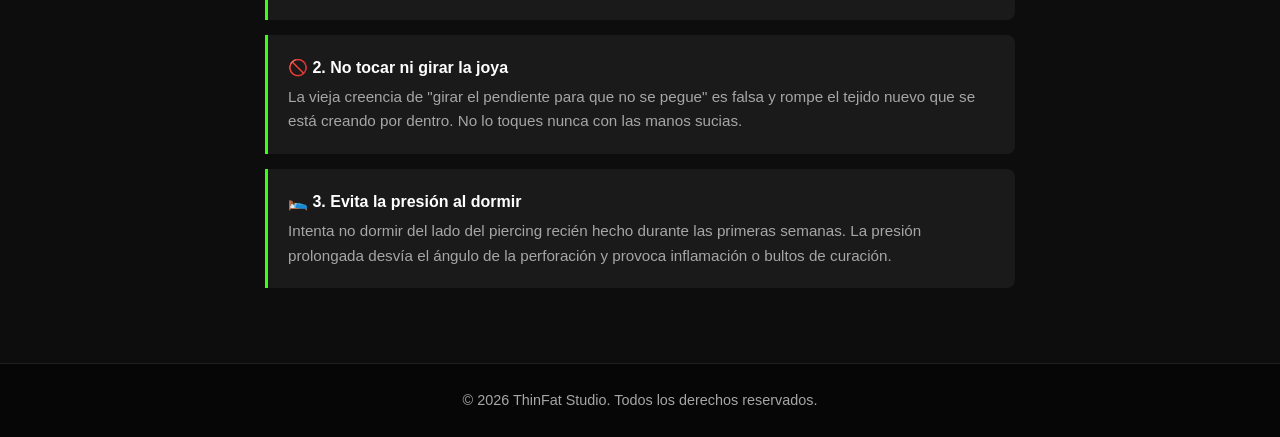
<file: piercings.html>
<!DOCTYPE html>
<html lang="es">
<head>
    <meta charset="UTF-8">
    <meta name="viewport" content="width=device-width, initial-scale=1.0">
    <title>ThinFat Studio | Perforación Profesional y Piercing en Madrid</title>
    <link rel="stylesheet" href="styles.css">
    <style>
        .piercing-intro {
            text-align: center;
            color: #a6a6a6;
            max-width: 700px;
            margin: -20px auto 50px auto;
            font-size: 1.1rem;
        }

        /* CONTENEDORES INTERACTIVOS (EFECTO HOVER) */
        .piercing-grid {
            display: grid;
            grid-template-columns: repeat(auto-fit, minmax(300px, 1fr));
            gap: 30px;
            margin-bottom: 50px;
        }

        .interactive-card {
            position: relative;
            height: 380px;
            border-radius: 8px;
            overflow: hidden;
            border: 1px solid #222;
            cursor: pointer;
            /* Marcadores de posición para las imágenes de fondo futuras */
            background-size: cover;
            background-position: center;
            background-repeat: no-repeat;
        }

        /* Simuladores de fondo provisionales (aquí irán tus fotos de oreja, nariz, etc.) */
        .card-ear { background-image: linear-gradient(rgba(0,0,0,0.6), rgba(0,0,0,0.85)), url('placeholder-oreja.jpg'); background-color: #111; }
        .card-face { background-image: linear-gradient(rgba(0,0,0,0.6), rgba(0,0,0,0.85)), url('placeholder-nariz.jpg'); background-color: #161616; }
        .card-body { background-image: linear-gradient(rgba(0,0,0,0.6), rgba(0,0,0,0.85)), url('placeholder-cuerpo.jpg'); background-color: #1c1c1c; }

        .card-content {
            position: absolute;
            inset: 0;
            padding: 30px;
            display: flex;
            flex-direction: column;
            justify-content: center; /* Centrado vertical inicial */
            align-items: center;
            text-align: center;
            transition: all 0.4s cubic-bezier(0.25, 1, 0.5, 1);
        }

        .interactive-card h3 {
            font-size: 1.6rem;
            color: var(--text-main);
            margin: 0;
            transition: all 0.4s cubic-bezier(0.25, 1, 0.5, 1);
            position: relative;
            z-index: 2;
        }

        .interactive-card p {
            color: var(--text-muted);
            font-size: 0.95rem;
            line-height: 1.6;
            margin-top: 20px;
            opacity: 0;
            transform: translateY(20px);
            transition: all 0.4s cubic-bezier(0.25, 1, 0.5, 1);
            z-index: 2;
        }

        /* ACCIÓN AL PASAR EL RATÓN (HOVER) */
        @media (hover: hover) {
            .interactive-card:hover .card-content {
                justify-content: flex-start; /* Mueve el bloque hacia arriba */
                background-color: rgba(0, 0, 0, 0.9); /* Oscurece el fondo para leer mejor */
            }

            .interactive-card:hover h3 {
                transform: translateY(0);
                color: var(--accent-neon); /* Cambia al verde neón corporativo */
                font-size: 1.4rem; /* Se ajusta un pelo para dejar espacio */
            }

            .interactive-card:hover p {
                opacity: 1;
                transform: translateY(0); /* Sube flotando suavemente */
            }
            
            /* Ajuste inicial para que el h3 parezca perfectamente centrado */
            .card-content {
                justify-content: center;
            }
            .interactive-card h3 {
                transform: translateY(15px); /* Compensación del texto oculto */
            }
            .interactive-card:hover h3 {
                transform: translateY(10px);
            }
        }

        /* SECCIÓN DE ESTÁNDAREES */
        .features-grid {
            display: grid;
            grid-template-columns: repeat(auto-fit, minmax(280px, 1fr));
            gap: 25px;
            margin-top: 40px;
        }
        .feature-box {
            background-color: #0c0c0c;
            border: 1px solid #1a1a1a;
            padding: 30px;
            border-radius: 8px;
            position: relative;
        }
        .feature-box h3 {
            color: var(--text-main);
            margin-bottom: 15px;
            font-size: 1.3rem;
        }
        .feature-box p {
            color: var(--text-muted);
            font-size: 0.95rem;
            line-height: 1.6;
        }
        .accent-bar {
            position: absolute;
            top: 0;
            left: 30px;
            width: 40px;
            height: 30px;
            background-color: var(--accent-neon);
            opacity: 0.1;
            border-radius: 0 0 4px 4px;
        }
        .care-step {
            background-color: var(--card-bg);
            border-left: 3px solid var(--accent-neon);
            padding: 20px;
            border-radius: 0 8px 8px 0;
            margin-bottom: 15px;
        }
        .care-step strong {
            color: var(--text-main);
            display: block;
            margin-bottom: 5px;
        }
        .care-step p {
            color: var(--text-muted);
            font-size: 0.95rem;
            margin: 0;
        }
    </style>
</head>
<body>

    <!-- CABECERA GENERAL -->
    <header>
        <div class="container">
            <a href="inicio.html" class="logo">THINFAT<span>STUDIO</span></a>
            <nav class="nav-links">
                <a href="inicio.html">Inicio</a>
                <a href="equipo.html">El Equipo</a>
                <a href="estilos.html">Estilos</a>
                <a href="piercings.html" class="active">Piercings</a>
                <a href="colaboraciones.html">Colaboraciones</a>
                <a href="contacto.html">Contacto</a>
            </nav>
        </div>
    </header>

    <main>
        <!-- SECCIÓN 1: CATÁLOGO INTERACTIVO -->
        <section>
            <div class="container">
                <h2 class="section-title">Anatomía del <span>Piercing</span></h2>
                <p class="piercing-intro">Realizamos todo tipo de perforaciones corporales con aguja americana (nunca con pistola), garantizando un proceso fluido, preciso y con la mínima molestia.</p>
                
                <div class="piercing-grid">
                    <!-- Tarjeta 1: Oreja -->
                    <div class="interactive-card card-ear">
                        <div class="card-content">
                            <h3>👂 Oreja & Cartílago</h3>
                            <p>Desde el clásico lóbulo hasta las perforaciones más avanzadas de cartílago: Helix, Anti-Helix, Tragus, Industrial, Daith (ideal para migrañas) y Rook. Diseñamos tu proyecto de oreja a medida.</p>
                        </div>
                    </div>

                    <!-- Tarjeta 2: Faciales -->
                    <div class="interactive-card card-face">
                        <div class="card-content">
                            <h3>👃 Faciales & Orales</h3>
                            <p>Máxima simetría en el rostro. Especialistas en Nostril (aleta de la nariz), Septum, Labret, Medusa, ceja y perforaciones de lengua. Estudiamos tus facciones antes de marcar.</p>
                        </div>
                    </div>

                    <!-- Tarjeta 3: Corporales -->
                    <div class="interactive-card card-body">
                        <div class="card-content">
                            <h3>✨ Corporales & Avanzados</h3>
                            <p>Perforaciones limpias y estables. Ombligo, pezón, microdermales y proyectos corporales personalizados. Control absoluto de los ángulos para evitar rechazos.</p>
                        </div>
                    </div>
                </div>
            </div>
        </section>

        <!-- SECCIÓN 2: ESTÁNDAREES DE CALIDAD -->
        <section style="background-color: #080808; border-top: 1px solid #141414; border-bottom: 1px solid #141414;">
            <div class="container">
                <h2 class="section-title">Nuestros estándares de <span>calidad</span></h2>
                <div class="features-grid">
                    <div class="feature-box">
                        <div class="accent-bar"></div>
                        <h3>Titanio Grado Implante</h3>
                        <p>Para la primera puesta utilizamos exclusivamente Titanio ASTM F-136 pulido a espejo. Es el mismo material usado en prótesis médicas: 100% biocompatible, hipoalergénico y totalmente libre de níquel.</p>
                    </div>
                    <div class="feature-box">
                        <div class="accent-bar"></div>
                        <h3>Técnica Free-Hand (Aguja)</h3>
                        <p>Olvídate de las pistolas que rompen el tejido. Perforamos exclusivamente con catéteres y agujas americanas estériles de un solo uso. El corte es limpio, preciso y favorece una curación el doble de rápida.</p>
                    </div>
                    <div class="feature-box">
                        <div class="accent-bar"></div>
                        <h3>Anestesia y Confort</h3>
                        <p>Nuestro equipo está formado para que la experiencia sea prácticamente indolora. Controlamos la respiración contigo y realizamos la perforación en un abrir y cerrar de ojos de forma totalmente segura.</p>
                    </div>
                </div>
            </div>
        </section>

        <!-- SECCIÓN 3: GUÍA DE CUIDADOS -->
        <section>
            <div class="container">
                <h2 class="section-title">Guía básica de <span>curación</span></h2>
                <p class="piercing-intro" style="margin-bottom: 35px;">El 50% del éxito de un piercing depende de cómo lo cuides los primeros meses. Sigue estas tres reglas de oro:</p>
                
                <div style="max-width: 750px; margin: 0 auto;">
                    <div class="care-step">
                        <strong>🧼 1. Limpieza Diaria (2 o 3 veces al día)</strong>
                        <p>Lava la zona con suero fisiológico ayudándote de un bastoncillo de algodón limpio. Retira con suavidad cualquier resto que se haya quedado alrededor de la joya sin arrancarlo bruscamente.</p>
                    </div>
                    <div class="care-step">
                        <strong>🚫 2. No tocar ni girar la joya</strong>
                        <p>La vieja creencia de "girar el pendiente para que no se pegue" es falsa y rompe el tejido nuevo que se está creando por dentro. No lo toques nunca con las manos sucias.</p>
                    </div>
                    <div class="care-step">
                        <strong>🛌 3. Evita la presión al dormir</strong>
                        <p>Intenta no dormir del lado del piercing recién hecho durante las primeras semanas. La presión prolongada desvía el ángulo de la perforación y provoca inflamación o bultos de curación.</p>
                    </div>
                </div>
            </div>
        </section>
    </main>

    <footer>
        <div class="container">
            <p>&copy; 2026 ThinFat Studio. Todos los derechos reservados.</p>
        </div>
    </footer>

</body>
</html>
</file>
<file: styles.css>
/* --- CONFIGURACIÓN GENERAL --- */
:root {
    --bg-color: #0d0d0d;
    --card-bg: #1a1a1a;
    --text-main: #ffffff;
    --text-muted: #a6a6a6;
    --accent-neon: #39ff14; /* Verde neón */
    --accent-hover: #2ecc17;
    --max-width: 1200px;
}

* {
    margin: 0;
    padding: 0;
    box-sizing: border-box;
    font-family: 'Segoe UI', Tahoma, Geneva, Verdana, sans-serif;
}

body {
    background-color: var(--bg-color);
    color: var(--text-main);
    line-height: 1.6;
    display: flex;
    flex-direction: column;
    min-height: 100vh;
}

.container {
    width: 100%;
    max-width: var(--max-width);
    margin: 0 auto;
    padding: 0 20px;
}

/* --- MENÚ SUPERIOR ACTUALIZADO (NAVBAR) --- */
header {
    position: fixed;
    top: 0;
    left: 0;
    width: 100%;
    background-color: rgba(13, 13, 13, 0.95);
    backdrop-filter: blur(10px);
    z-index: 1000;
    border-bottom: 1px solid #262626;
}

header .container {
    display: flex;
    justify-content: space-between;
    align-items: center;
    height: 90px; /* Un pelín más alto para dar aire */
}

.logo {
    font-size: 1.3rem;
    font-weight: 800;
    letter-spacing: 1px;
    text-decoration: none;
    color: var(--text-main);
}

.logo span {
    color: var(--accent-neon);
}

.nav-links {
    display: flex;
    gap: 20px; /* Espacio óptimo para 6 enlaces */
}

.nav-links a {
    font-weight: 600;
    text-decoration: none;
    color: var(--text-muted);
    transition: color 0.3s ease;
    text-transform: uppercase;
    font-size: 0.85rem;
    letter-spacing: 0.5px;
}

.nav-links a:hover, .nav-links a.active {
    color: var(--accent-neon);
}

/* --- SECCIONES --- */
main {
    margin-top: 90px;
    flex: 1;
}

section {
    padding: 60px 0;
}

.hero {
    text-align: center;
    padding: 90px 0;
    background: radial-gradient(circle at center, #142e0f 0%, var(--bg-color) 70%);
}

.hero h1 {
    font-size: 3.2rem;
    font-weight: 800;
    margin-bottom: 20px;
}

.hero h1 span {
    color: var(--accent-neon);
}

.hero p {
    font-size: 1.2rem;
    color: var(--text-muted);
    max-width: 650px;
    margin: 0 auto 30px auto;
}

.btn {
    display: inline-block;
    background-color: var(--accent-neon);
    color: #000000;
    padding: 12px 30px;
    border-radius: 6px;
    font-weight: bold;
    text-decoration: none;
    transition: all 0.3s ease;
}

.btn:hover {
    background-color: var(--accent-hover);
    box-shadow: 0 4px 12px rgba(57, 255, 20, 0.3);
}

.section-title {
    font-size: 2.2rem;
    text-align: center;
    margin-bottom: 40px;
}

.section-title span {
    color: var(--accent-neon);
}

.grid {
    display: grid;
    grid-template-columns: repeat(auto-fit, minmax(280px, 1fr));
    gap: 30px;
}

.card {
    background-color: var(--card-bg);
    padding: 30px;
    border-radius: 10px;
    border: 1px solid #262626;
}

.card h3 {
    margin-bottom: 15px;
    font-size: 1.4rem;
}

.card p {
    color: var(--text-muted);
}

/* --- FOOTER --- */
footer {
    background-color: #060606;
    padding: 25px 0;
    text-align: center;
    border-top: 1px solid #1f1f1f;
    color: var(--text-muted);
    font-size: 0.9rem;
}

/* MENÚ RESPONSIVE PARA MÓVILES */
@media (max-width: 900px) {
    header .container {
        flex-direction: column;
        justify-content: center;
        height: auto;
        padding: 15px 0;
        gap: 10px;
    }
    .nav-links {
        flex-wrap: wrap;
        justify-content: center;
        gap: 12px;
    }
    .nav-links a {
        font-size: 0.75rem;
    }
    main {
        margin-top: 120px;
    }
}
</file>
